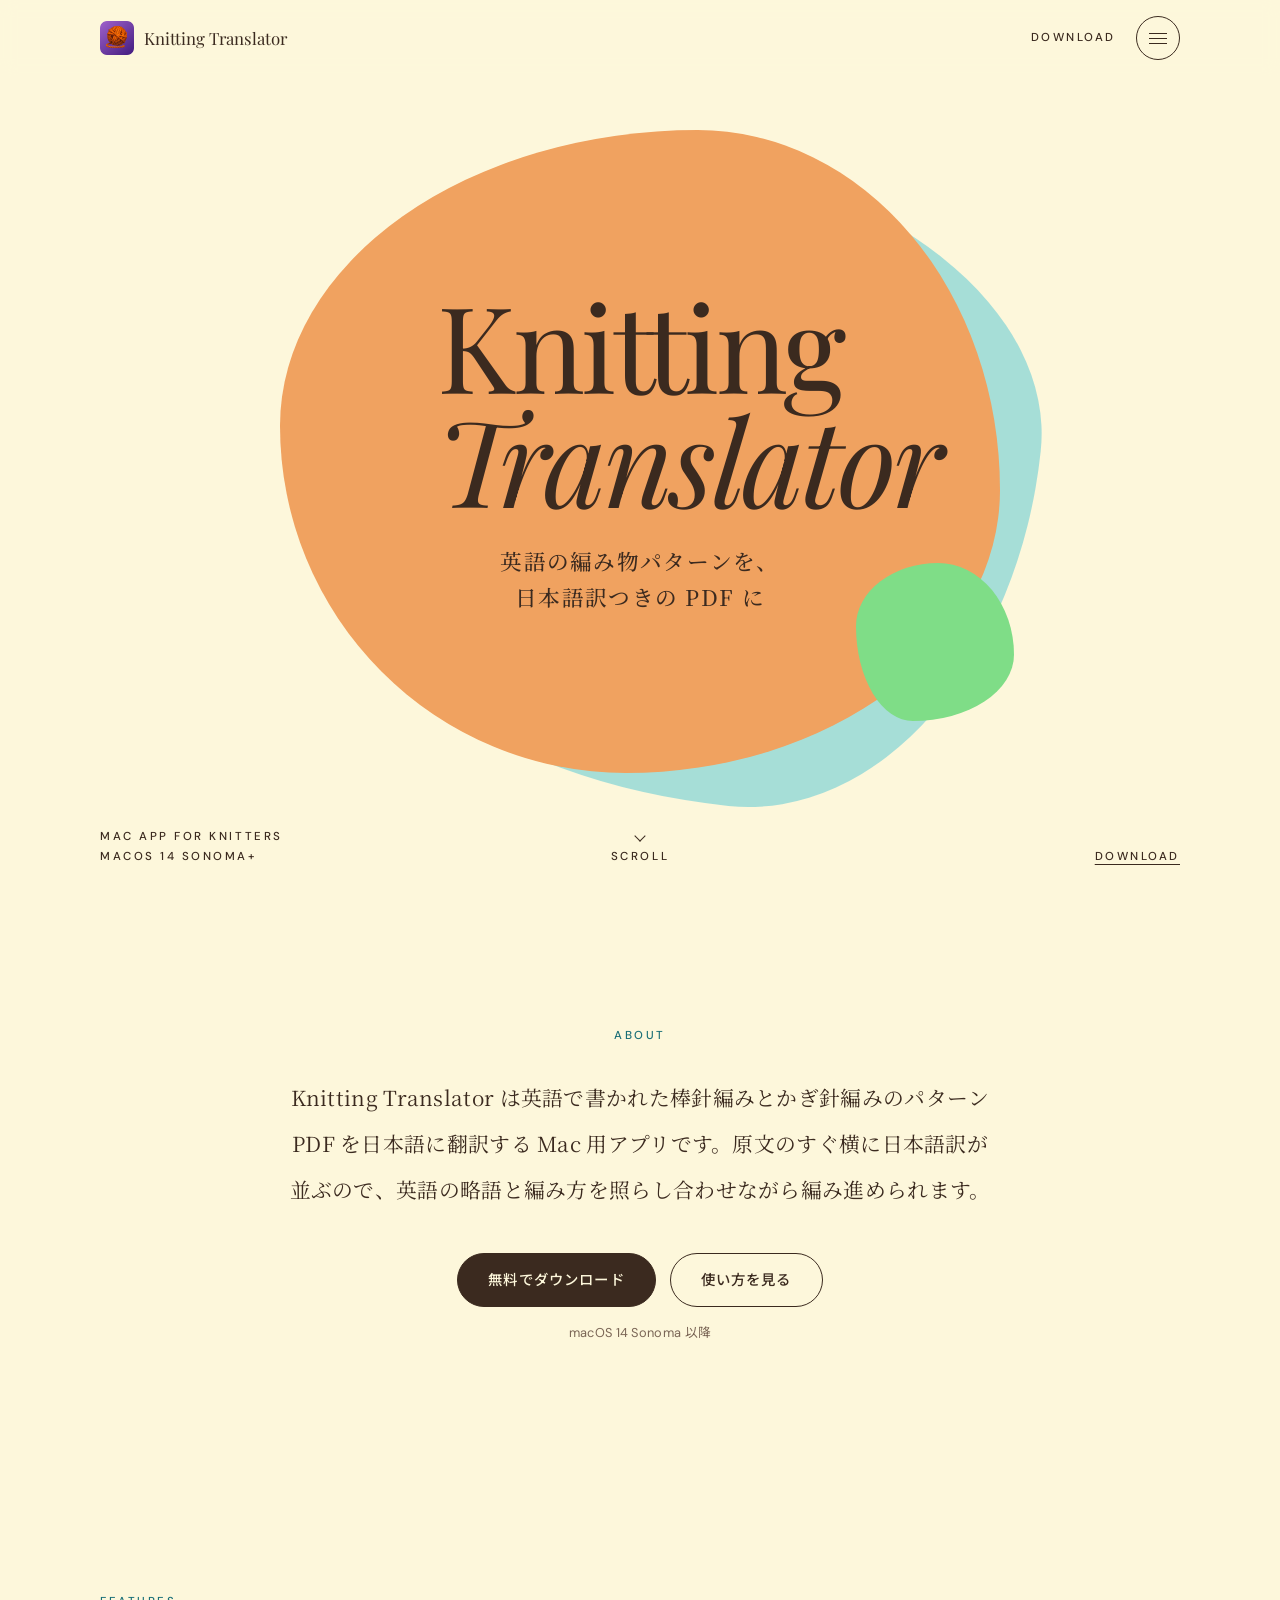
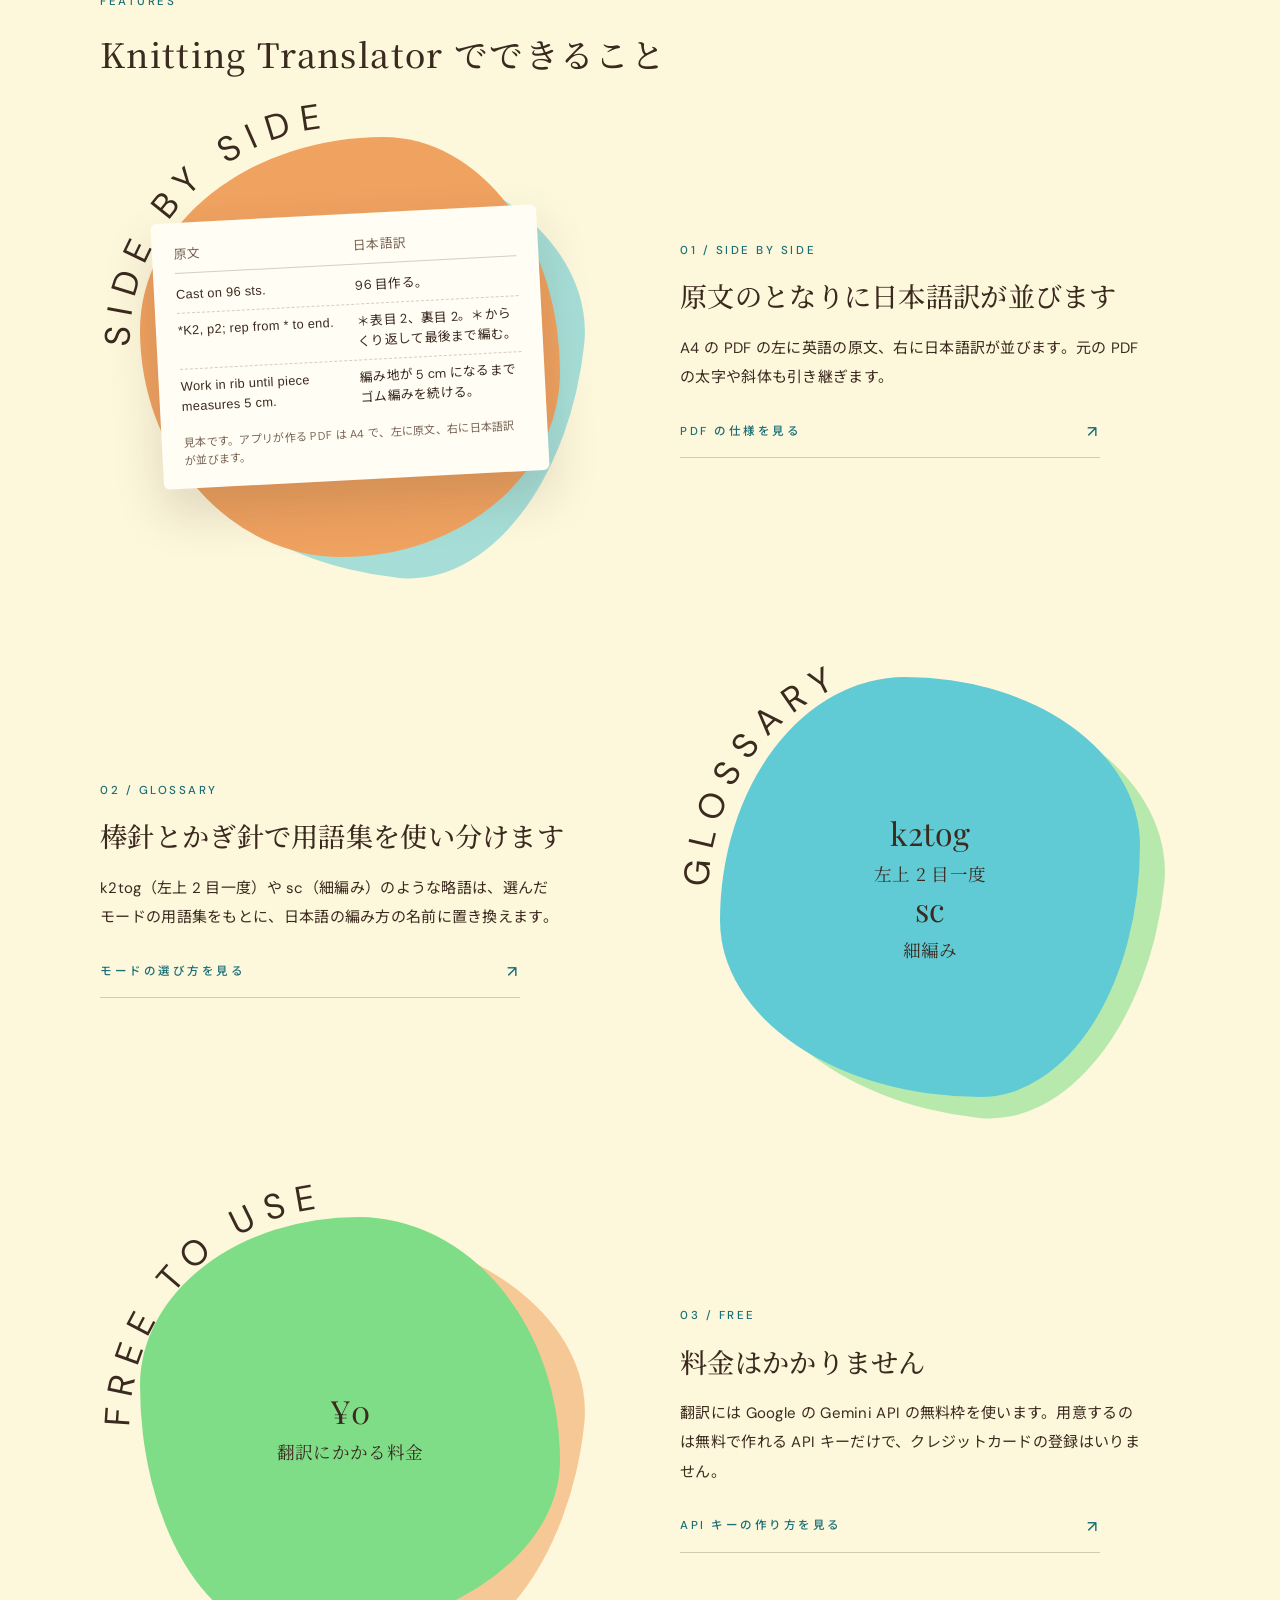
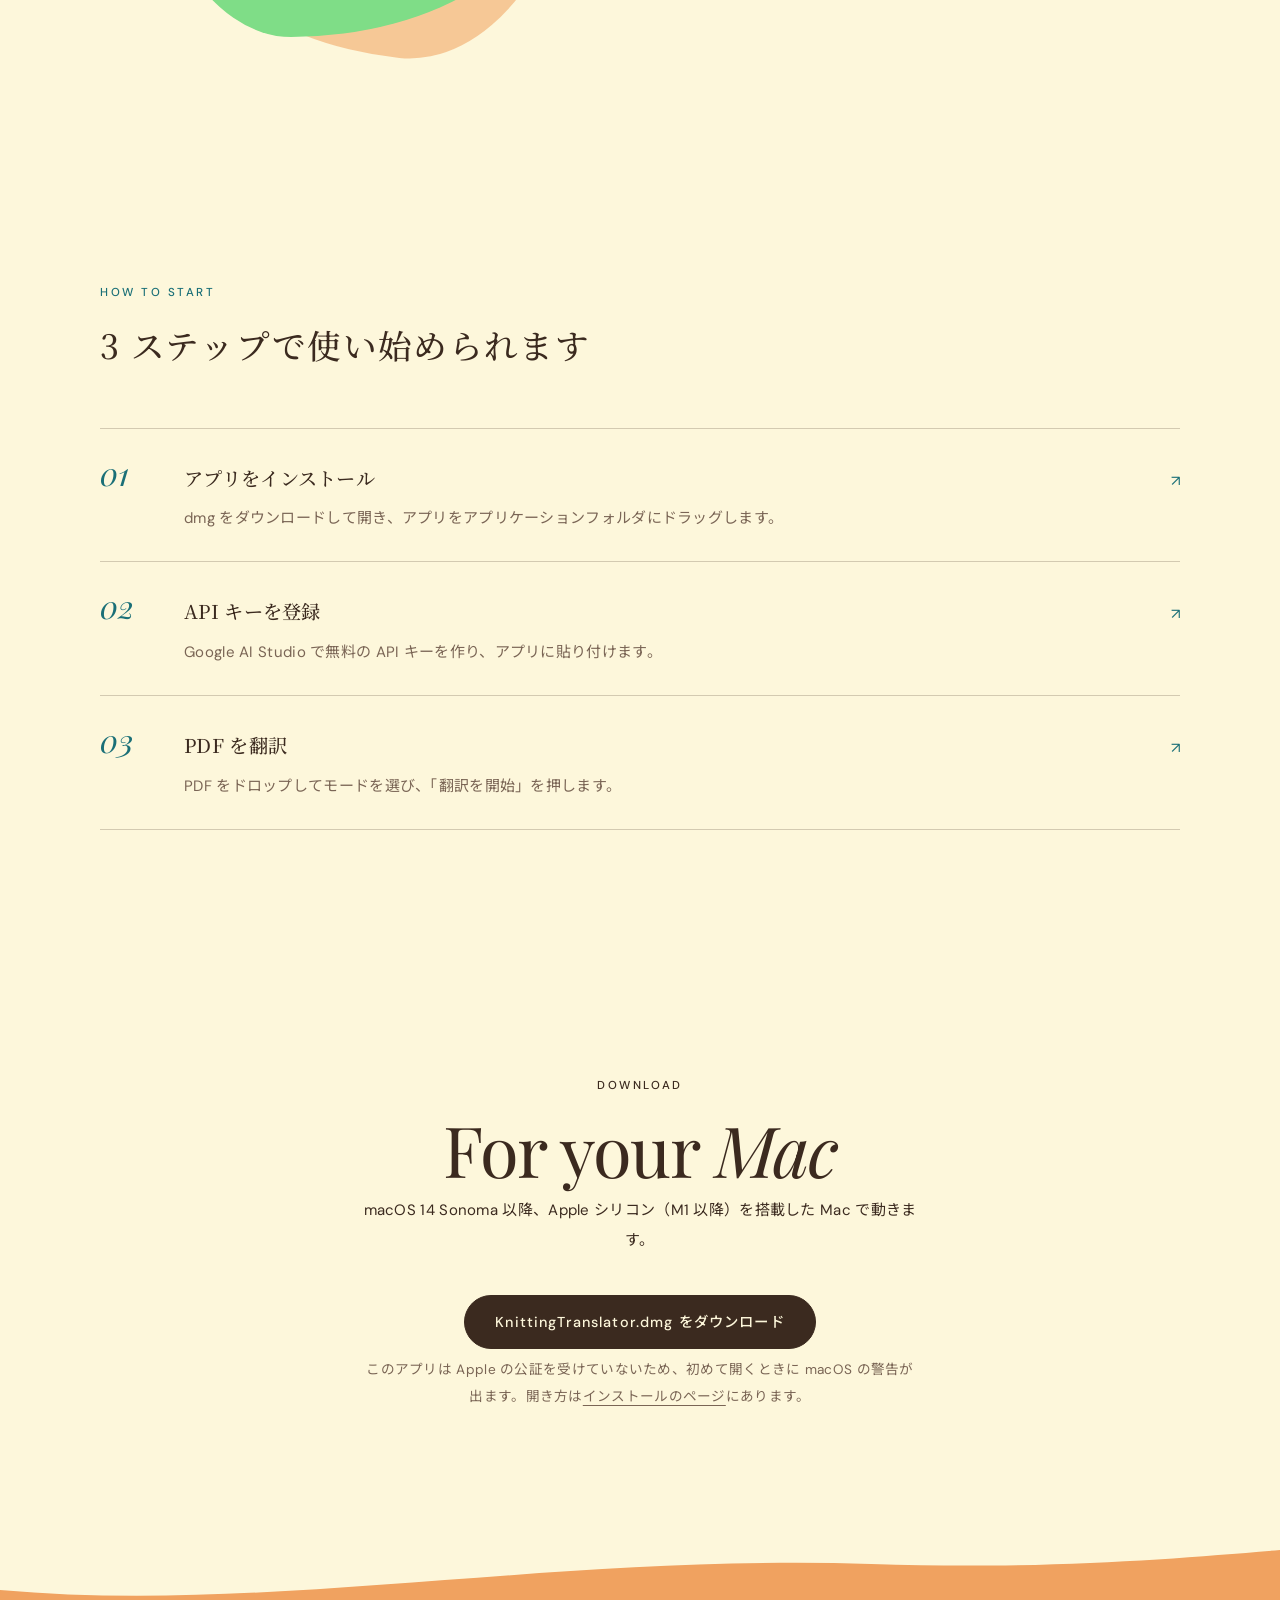
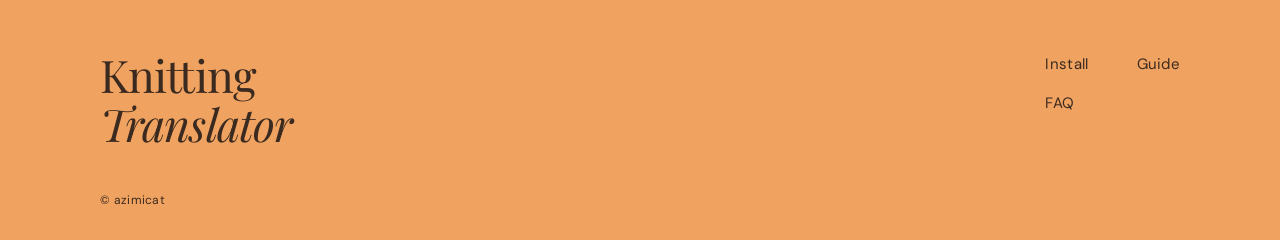
<file: index.html>
<!doctype html>
<html lang="ja">
<head>
  <meta charset="utf-8">
  <meta name="viewport" content="width=device-width, initial-scale=1">
  <title>Knitting Translator</title>
  <meta name="description" content="英語の棒針編みとかぎ針編みのパターン PDF を日本語に翻訳し、原文と日本語訳を並べた PDF を作る Mac 用アプリです。">
  <meta property="og:title" content="Knitting Translator">
  <meta property="og:description" content="英語の編み物パターン PDF を、原文と日本語訳を並べた PDF にする Mac 用アプリ">
  <meta property="og:type" content="website">
  <meta property="og:image" content="assets/img/icon.png">
  <link rel="icon" href="assets/img/icon.png">
  <link rel="preconnect" href="https://fonts.googleapis.com">
  <link rel="preconnect" href="https://fonts.gstatic.com" crossorigin>
  <link rel="stylesheet" href="https://fonts.googleapis.com/css2?family=DM+Sans:wght@400;500&family=Noto+Sans+JP:wght@400;500&family=Noto+Serif+JP:wght@500&family=Playfair+Display:ital@0;1&display=swap">
  <link rel="stylesheet" href="assets/css/style.css">
  <script>document.documentElement.classList.add("js");</script>
</head>
<body>
  <header class="site-header">
    <div class="container">
      <a class="brand" href="./">
        <img src="assets/img/icon.png" alt="" width="34" height="34">
        <span>Knitting Translator</span>
      </a>
      <div class="header-actions">
        <a class="label" href="https://github.com/azimicat/web_site_translate_knitting_pattern_pdf/releases/latest/download/KnittingTranslator.dmg" data-download>Download</a>
        <button class="menu-button" type="button" aria-expanded="false" aria-controls="menu" aria-label="メニューを開く"><span></span></button>
      </div>
    </div>
  </header>

  <nav class="menu" id="menu" aria-label="サイト内">
    <ul>
      <li><a href="./"><strong>Home</strong><small>トップ</small></a></li>
      <li><a href="install/"><strong>Install</strong><small>インストール</small></a></li>
      <li><a href="guide/"><strong>Guide</strong><small>使い方</small></a></li>
      <li><a href="faq/"><strong>FAQ</strong><small>よくある質問</small></a></li>
    </ul>
  </nav>

  <main>
    <section class="hero" aria-labelledby="hero-title">
      <div class="container">
        <div class="hero-visual">
          <div class="hero-blob blob blob-stack" aria-hidden="true"></div>
          <h1 class="hero-title" id="hero-title">Knitting<em>Translator</em><small>英語の編み物パターンを、<br>日本語訳つきの PDF に</small></h1>
        </div>
        <div class="hero-meta label">
          <p>Mac app for knitters<br>macOS 14 Sonoma+</p>
          <a class="scroll" href="#about">Scroll</a>
          <p class="right"><a href="https://github.com/azimicat/web_site_translate_knitting_pattern_pdf/releases/latest/download/KnittingTranslator.dmg" data-download>Download</a></p>
        </div>
      </div>
    </section>

    <section class="section" id="about" aria-label="アプリの紹介">
      <div class="container intro reveal">
        <span class="label">About</span>
        <p class="lead">Knitting Translator は英語で書かれた棒針編みとかぎ針編みのパターン PDF を日本語に翻訳する Mac 用アプリです。原文のすぐ横に日本語訳が並ぶので、英語の略語と編み方を照らし合わせながら編み進められます。</p>
        <div class="actions">
          <a class="button button--primary" href="https://github.com/azimicat/web_site_translate_knitting_pattern_pdf/releases/latest/download/KnittingTranslator.dmg" data-download>無料でダウンロード</a>
          <a class="button button--ghost" href="guide/">使い方を見る</a>
        </div>
        <p class="release-meta">macOS 14 Sonoma 以降 <span data-release-meta></span></p>
      </div>
    </section>

    <section class="section" aria-labelledby="features-title">
      <div class="container">
        <div class="section-head reveal">
          <span class="label">Features</span>
          <h2 id="features-title">Knitting Translator でできること</h2>
        </div>

        <article class="feature reveal">
          <div class="feature-visual">
            <div class="feature-blob feature-blob--orange feature-blob--sample blob blob-stack">
              <figure class="sample" aria-label="出力される PDF の見本">
                <div class="sample__head">
                  <span>原文</span>
                  <span>日本語訳</span>
                </div>
                <div class="sample__row">
                  <span class="sample__en">Cast on 96 sts.</span>
                  <span>96 目作る。</span>
                </div>
                <div class="sample__row">
                  <span class="sample__en">*K2, p2; rep from * to end.</span>
                  <span>＊表目 2、裏目 2。＊からくり返して最後まで編む。</span>
                </div>
                <div class="sample__row">
                  <span class="sample__en">Work in rib until piece measures 5 cm.</span>
                  <span>編み地が 5 cm になるまでゴム編みを続ける。</span>
                </div>
                <figcaption class="sample__caption">見本です。アプリが作る PDF は A4 で、左に原文、右に日本語訳が並びます。</figcaption>
              </figure>
            </div>
            <svg class="curve-label" viewBox="0 0 200 200" aria-hidden="true">
              <path id="curve-side" d="M 6 100 A 94 94 0 0 1 100 6" fill="none"/>
              <text><textPath href="#curve-side">Side by side</textPath></text>
            </svg>
          </div>
          <div class="feature-text">
            <span class="label">01 / Side by side</span>
            <h3>原文のとなりに日本語訳が並びます</h3>
            <p>A4 の PDF の左に英語の原文、右に日本語訳が並びます。元の PDF の太字や斜体も引き継ぎます。</p>
            <a class="arrow-link label" href="guide/#save">PDF の仕様を見る</a>
          </div>
        </article>

        <article class="feature feature--reverse reveal">
          <div class="feature-visual">
            <div class="feature-blob feature-blob--cyan blob-stack">
              <p class="glyph">k2tog<small>左上 2 目一度</small>sc<small>細編み</small></p>
            </div>
            <svg class="curve-label" viewBox="0 0 200 200" aria-hidden="true">
              <path id="curve-glossary" d="M 6 100 A 94 94 0 0 1 100 6" fill="none"/>
              <text><textPath href="#curve-glossary">Glossary</textPath></text>
            </svg>
          </div>
          <div class="feature-text">
            <span class="label">02 / Glossary</span>
            <h3>棒針とかぎ針で用語集を使い分けます</h3>
            <p>k2tog（左上 2 目一度）や sc（細編み）のような略語は、選んだモードの用語集をもとに、日本語の編み方の名前に置き換えます。</p>
            <a class="arrow-link label" href="guide/#translate">モードの選び方を見る</a>
          </div>
        </article>

        <article class="feature reveal">
          <div class="feature-visual">
            <div class="feature-blob feature-blob--green blob-stack">
              <p class="glyph">&yen;0<small>翻訳にかかる料金</small></p>
            </div>
            <svg class="curve-label" viewBox="0 0 200 200" aria-hidden="true">
              <path id="curve-free" d="M 6 100 A 94 94 0 0 1 100 6" fill="none"/>
              <text><textPath href="#curve-free">Free to use</textPath></text>
            </svg>
          </div>
          <div class="feature-text">
            <span class="label">03 / Free</span>
            <h3>料金はかかりません</h3>
            <p>翻訳には Google の Gemini API の無料枠を使います。用意するのは無料で作れる API キーだけで、クレジットカードの登録はいりません。</p>
            <a class="arrow-link label" href="guide/#api-key">API キーの作り方を見る</a>
          </div>
        </article>
      </div>
    </section>

    <section class="section" aria-labelledby="steps-title">
      <div class="container">
        <div class="section-head reveal">
          <span class="label">How to start</span>
          <h2 id="steps-title">3 ステップで使い始められます</h2>
        </div>
        <ol class="rows reveal">
          <li>
            <a href="install/">
              <span class="num">01</span>
              <h3>アプリをインストール</h3>
              <p>dmg をダウンロードして開き、アプリをアプリケーションフォルダにドラッグします。</p>
            </a>
          </li>
          <li>
            <a href="guide/#api-key">
              <span class="num">02</span>
              <h3>API キーを登録</h3>
              <p>Google AI Studio で無料の API キーを作り、アプリに貼り付けます。</p>
            </a>
          </li>
          <li>
            <a href="guide/#translate">
              <span class="num">03</span>
              <h3>PDF を翻訳</h3>
              <p>PDF をドロップしてモードを選び、「翻訳を開始」を押します。</p>
            </a>
          </li>
        </ol>
      </div>
    </section>

    <section class="section download" aria-labelledby="download-title">
      <div class="container reveal">
        <span class="label">Download</span>
        <h2 class="download-title" id="download-title">For your <em>Mac</em></h2>
        <p>macOS 14 Sonoma 以降、Apple シリコン（M1 以降）を搭載した Mac で動きます。</p>
        <div class="actions">
          <a class="button button--primary" href="https://github.com/azimicat/web_site_translate_knitting_pattern_pdf/releases/latest/download/KnittingTranslator.dmg" data-download>KnittingTranslator.dmg をダウンロード</a>
        </div>
        <p class="note">このアプリは Apple の公証を受けていないため、初めて開くときに macOS の警告が出ます。開き方は<a href="install/#first-launch">インストールのページ</a>にあります。</p>
      </div>
    </section>
  </main>

  <footer class="site-footer">
    <svg class="footer-wave" viewBox="0 0 1440 60" preserveAspectRatio="none" aria-hidden="true">
      <path d="M0 60 L0 40 C 300 64 620 4 980 14 C 1180 20 1330 8 1440 0 L1440 60 Z"/>
    </svg>
    <div class="container">
      <div class="footer-top">
        <p class="footer-mark">Knitting<br><em>Translator</em></p>
        <ul class="footer-links">
          <li><a href="install/">Install</a></li>
          <li><a href="guide/">Guide</a></li>
          <li><a href="faq/">FAQ</a></li>
        </ul>
      </div>
      <p class="copyright">&copy; azimicat</p>
    </div>
  </footer>

  <script src="assets/js/site.js" defer></script>
  <script src="assets/js/release.js" defer></script>
</body>
</html>
</file>
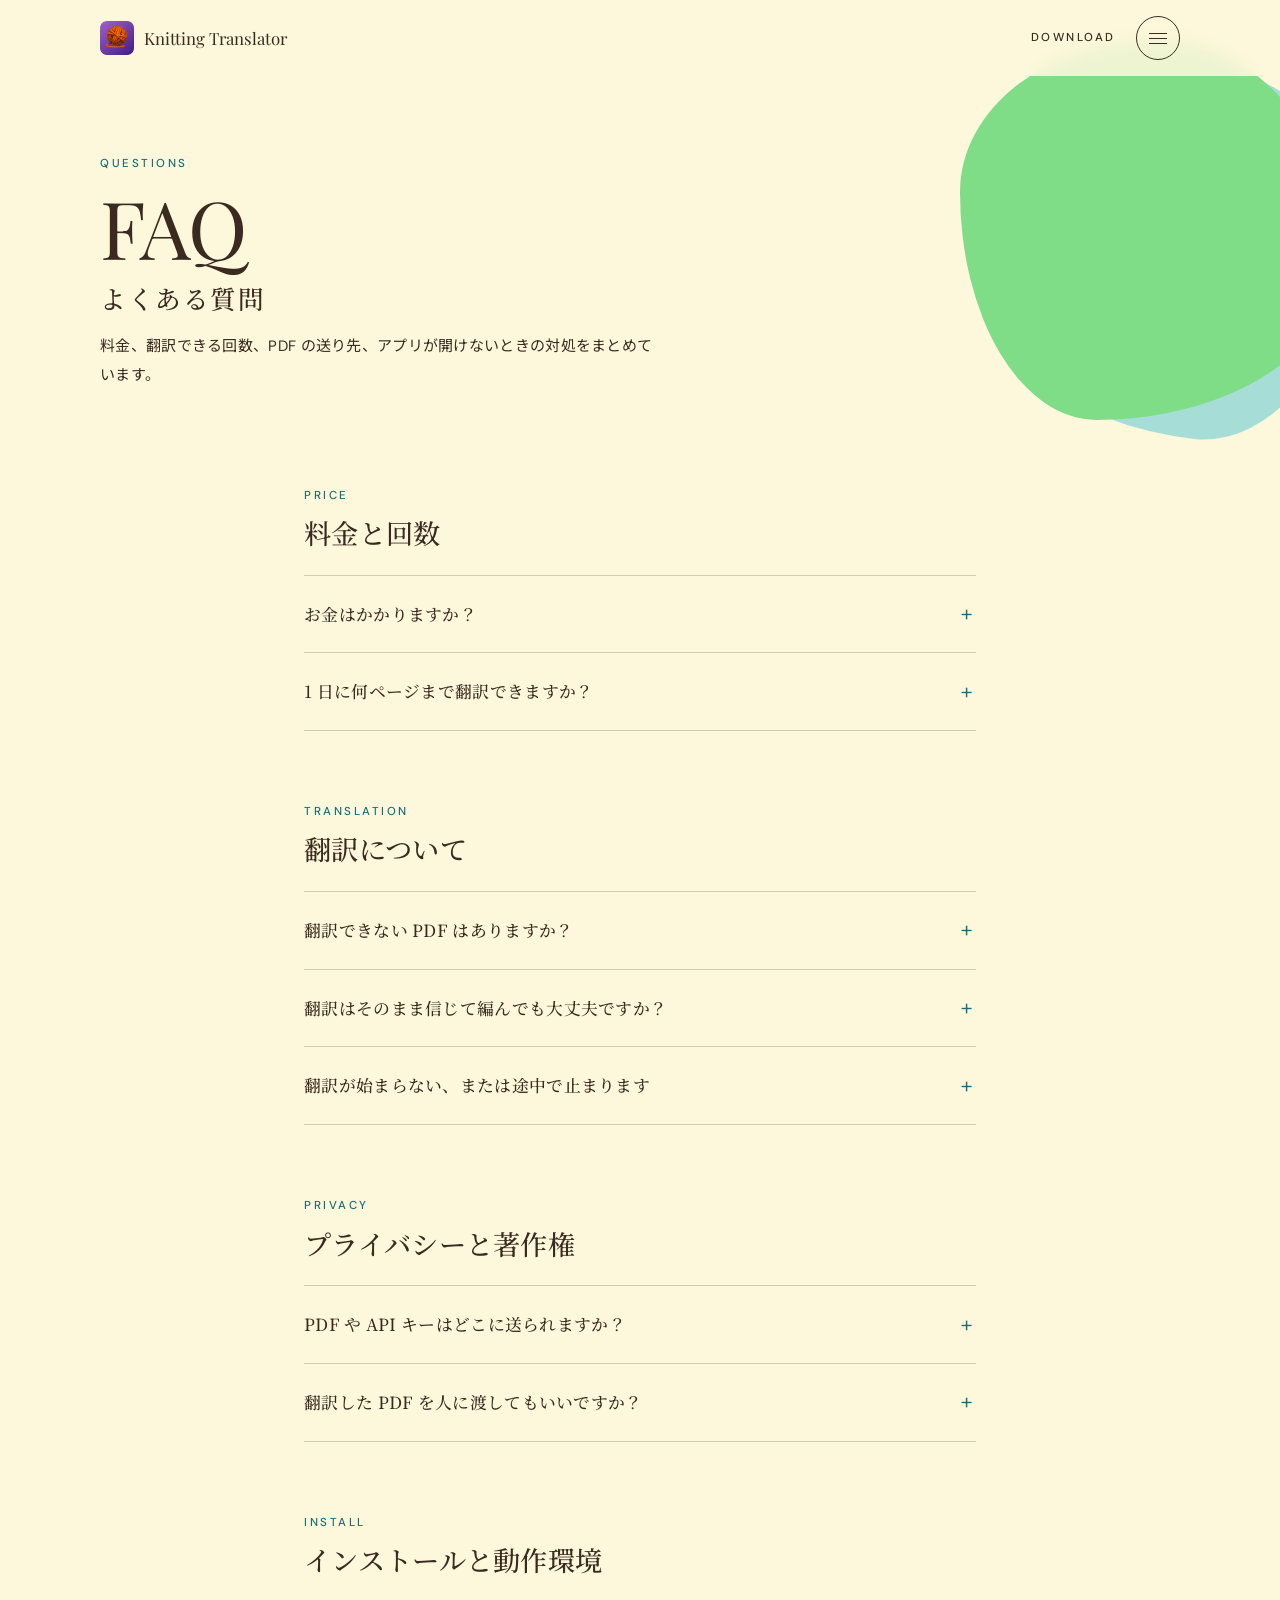
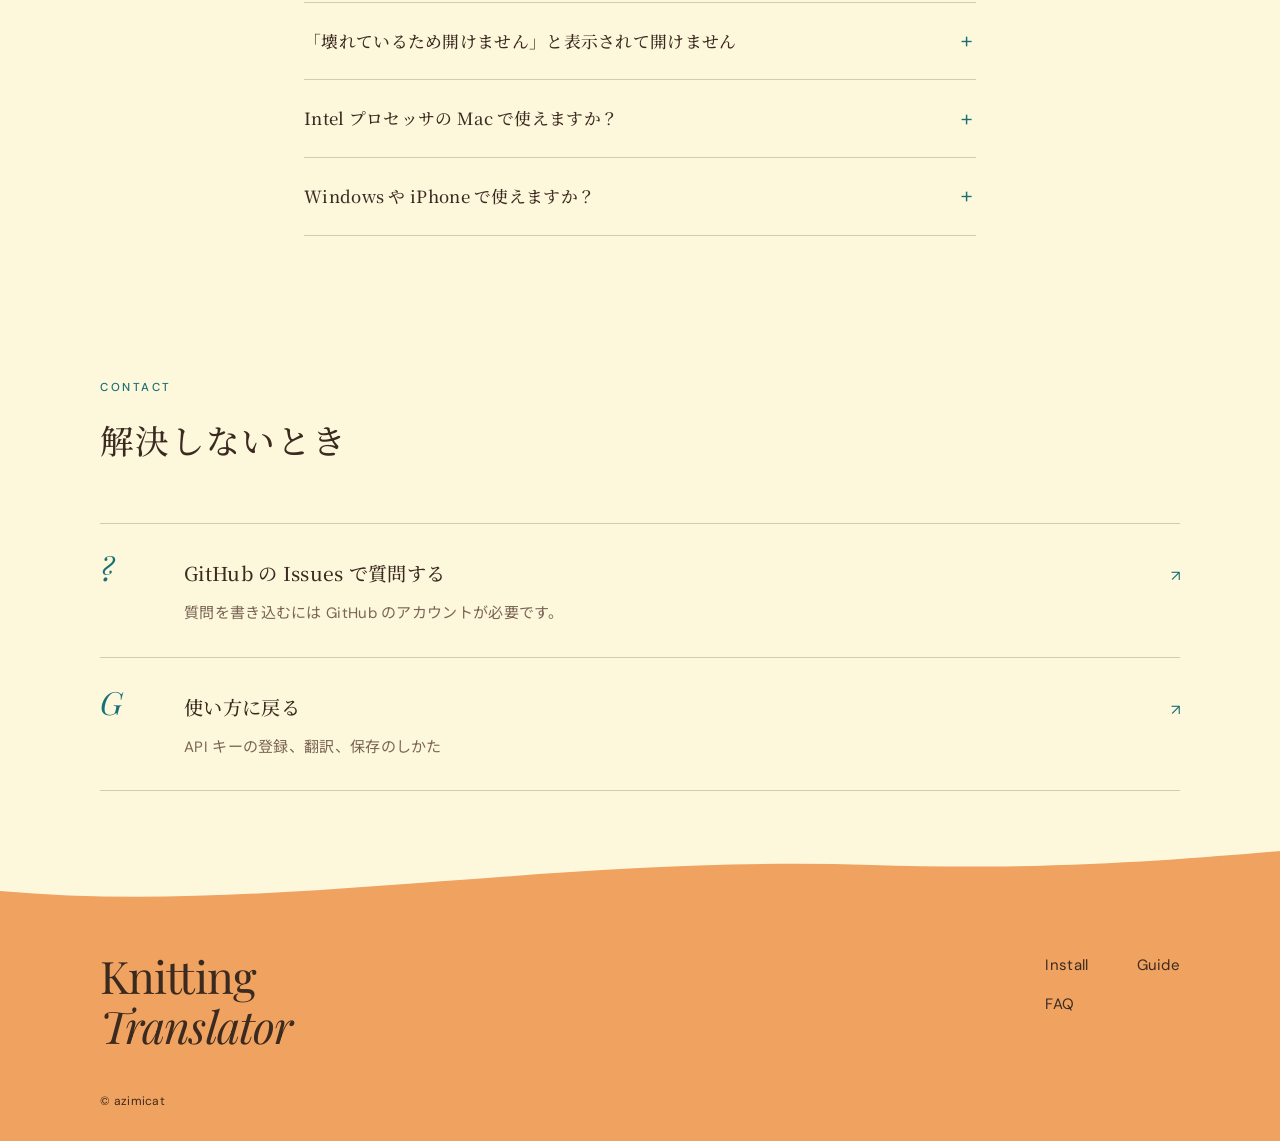
<file: faq/index.html>
<!doctype html>
<html lang="ja">
<head>
  <meta charset="utf-8">
  <meta name="viewport" content="width=device-width, initial-scale=1">
  <title>よくある質問 | Knitting Translator</title>
  <meta name="description" content="Knitting Translator の料金、翻訳回数の上限、プライバシー、開けないときの対処についての質問と答えです。">
  <link rel="icon" href="../assets/img/icon.png">
  <link rel="preconnect" href="https://fonts.googleapis.com">
  <link rel="preconnect" href="https://fonts.gstatic.com" crossorigin>
  <link rel="stylesheet" href="https://fonts.googleapis.com/css2?family=DM+Sans:wght@400;500&family=Noto+Sans+JP:wght@400;500&family=Noto+Serif+JP:wght@500&family=Playfair+Display:ital@0;1&display=swap">
  <link rel="stylesheet" href="../assets/css/style.css">
  <script>document.documentElement.classList.add("js");</script>
</head>
<body>
  <header class="site-header">
    <div class="container">
      <a class="brand" href="../">
        <img src="../assets/img/icon.png" alt="" width="34" height="34">
        <span>Knitting Translator</span>
      </a>
      <div class="header-actions">
        <a class="label" href="https://github.com/azimicat/web_site_translate_knitting_pattern_pdf/releases/latest/download/KnittingTranslator.dmg" data-download>Download</a>
        <button class="menu-button" type="button" aria-expanded="false" aria-controls="menu" aria-label="メニューを開く"><span></span></button>
      </div>
    </div>
  </header>

  <nav class="menu" id="menu" aria-label="サイト内">
    <ul>
      <li><a href="../"><strong>Home</strong><small>トップ</small></a></li>
      <li><a href="../install/"><strong>Install</strong><small>インストール</small></a></li>
      <li><a href="../guide/"><strong>Guide</strong><small>使い方</small></a></li>
      <li><a href="../faq/" aria-current="page"><strong>FAQ</strong><small>よくある質問</small></a></li>
    </ul>
  </nav>

  <main>
    <section class="page-head">
      <div class="page-head-blob page-head-blob--green blob blob-stack" aria-hidden="true"></div>
      <div class="container reveal">
        <span class="label">Questions</span>
        <h1>FAQ<small>よくある質問</small></h1>
        <p>料金、翻訳できる回数、PDF の送り先、アプリが開けないときの対処をまとめています。</p>
      </div>
    </section>

    <section class="page-body">
      <div class="container prose faq">
        <div class="faq-group">
          <h2><span class="label">Price</span>料金と回数</h2>

          <details id="price">
            <summary>お金はかかりますか？</summary>
            <div class="answer">
              <p>かかりません。アプリは無料で、翻訳には Google の Gemini API の無料枠を使います。Google AI Studio で支払い方法を登録していなければ、無料枠を使い切っても請求は発生せず、その日の翻訳ができなくなるだけです。</p>
            </div>
          </details>

          <details id="quota">
            <summary>1 日に何ページまで翻訳できますか？</summary>
            <div class="answer">
              <p>1 ページの翻訳で、Gemini API を 1 回使います。アプリは 1 日 500 回を上限の目安として数え、その日の回数が 450 回を超えそうになると、翻訳を始める前に確認の画面を出します。回数は Mac の時計で毎日 0 時に 0 に戻ります。</p>
              <p>Google 側の実際の上限は Google の都合で変わることがあります。いまの上限は Google AI Studio で確かめられます。</p>
            </div>
          </details>
        </div>

        <div class="faq-group">
          <h2><span class="label">Translation</span>翻訳について</h2>

          <details id="scanned">
            <summary>翻訳できない PDF はありますか？</summary>
            <div class="answer">
              <p>紙をスキャンしただけの PDF のように、文字が画像になっていて選択できない PDF は翻訳できません。PDF を開いて、文字をドラッグで選択できるかどうかで見分けられます。</p>
            </div>
          </details>

          <details id="accuracy">
            <summary>翻訳はそのまま信じて編んでも大丈夫ですか？</summary>
            <div class="answer">
              <p>機械による翻訳なので、目数や段数、記号を取り違えることがあります。原文と訳が左右に並んでいるので、数字や略語は原文と照らし合わせてから編んでください。</p>
            </div>
          </details>

          <details id="slow">
            <summary>翻訳が始まらない、または途中で止まります</summary>
            <div class="answer">
              <ul>
                <li>インターネットに接続しているか確かめてください。</li>
                <li>API キーを貼り付けるときに、前後に余分な文字が入っていないか確かめてください。鍵のボタンから入れ直せます。</li>
                <li>その日の無料枠を使い切っている場合は、翌日まで翻訳できません。</li>
              </ul>
            </div>
          </details>
        </div>

        <div class="faq-group">
          <h2><span class="label">Privacy</span>プライバシーと著作権</h2>

          <details id="privacy">
            <summary>PDF や API キーはどこに送られますか？</summary>
            <div class="answer">
              <ul>
                <li>API キーは使っている Mac の中にだけ保存されます。</li>
                <li>PDF は 1 ページずつ、翻訳のために Google の Gemini API に送られます。アプリの作者に送られるものはありません。</li>
                <li>Google の規約では、無料枠で送った内容を Google がサービスの改善に使う場合があるとされています。人に見せたくない内容を含む PDF は翻訳しないでください。</li>
              </ul>
            </div>
          </details>

          <details id="copyright">
            <summary>翻訳した PDF を人に渡してもいいですか？</summary>
            <div class="answer">
              <p>販売されている編み物パターンには、作者が個人で使うことを条件にしているものがよくあります。翻訳した PDF を人に渡したり公開したりする前に、パターンの利用条件を確かめてください。</p>
            </div>
          </details>
        </div>

        <div class="faq-group">
          <h2><span class="label">Install</span>インストールと動作環境</h2>

          <details id="damaged">
            <summary>「壊れているため開けません」と表示されて開けません</summary>
            <div class="answer">
              <p>macOS がインターネットから入手したアプリに付ける印が原因で、この表示が出ることがあります。このサイトからダウンロードしたアプリであれば、ターミナルで次のコマンドを実行すると印が外れ、開けるようになります。</p>
              <p><code>xattr -dr com.apple.quarantine /Applications/KnittingTranslator.app</code></p>
              <p>アプリケーションフォルダ以外に置いている場合は、<code>/Applications/KnittingTranslator.app</code> の部分を置いた場所に書き換えてください。</p>
            </div>
          </details>

          <details id="intel">
            <summary>Intel プロセッサの Mac で使えますか？</summary>
            <div class="answer">
              <p>いま配布しているアプリは、Apple シリコン（M1 以降）を搭載した Mac 向けです。Intel プロセッサの Mac では動きません。</p>
            </div>
          </details>

          <details id="windows">
            <summary>Windows や iPhone で使えますか？</summary>
            <div class="answer">
              <p>使えません。Knitting Translator は Mac 専用のアプリです。</p>
            </div>
          </details>
        </div>
      </div>
    </section>

    <section class="next">
      <div class="container">
        <div class="section-head">
          <span class="label">Contact</span>
          <h2>解決しないとき</h2>
        </div>
        <ul class="rows">
          <li>
            <a href="https://github.com/azimicat/web_site_translate_knitting_pattern_pdf/issues">
              <span class="num">?</span>
              <h3>GitHub の Issues で質問する</h3>
              <p>質問を書き込むには GitHub のアカウントが必要です。</p>
            </a>
          </li>
          <li>
            <a href="../guide/">
              <span class="num">G</span>
              <h3>使い方に戻る</h3>
              <p>API キーの登録、翻訳、保存のしかた</p>
            </a>
          </li>
        </ul>
      </div>
    </section>
  </main>

  <footer class="site-footer">
    <svg class="footer-wave" viewBox="0 0 1440 60" preserveAspectRatio="none" aria-hidden="true">
      <path d="M0 60 L0 40 C 300 64 620 4 980 14 C 1180 20 1330 8 1440 0 L1440 60 Z"/>
    </svg>
    <div class="container">
      <div class="footer-top">
        <p class="footer-mark">Knitting<br><em>Translator</em></p>
        <ul class="footer-links">
          <li><a href="../install/">Install</a></li>
          <li><a href="../guide/">Guide</a></li>
          <li><a href="../faq/">FAQ</a></li>
        </ul>
      </div>
      <p class="copyright">&copy; azimicat</p>
    </div>
  </footer>

  <script src="../assets/js/site.js" defer></script>
</body>
</html>
</file>
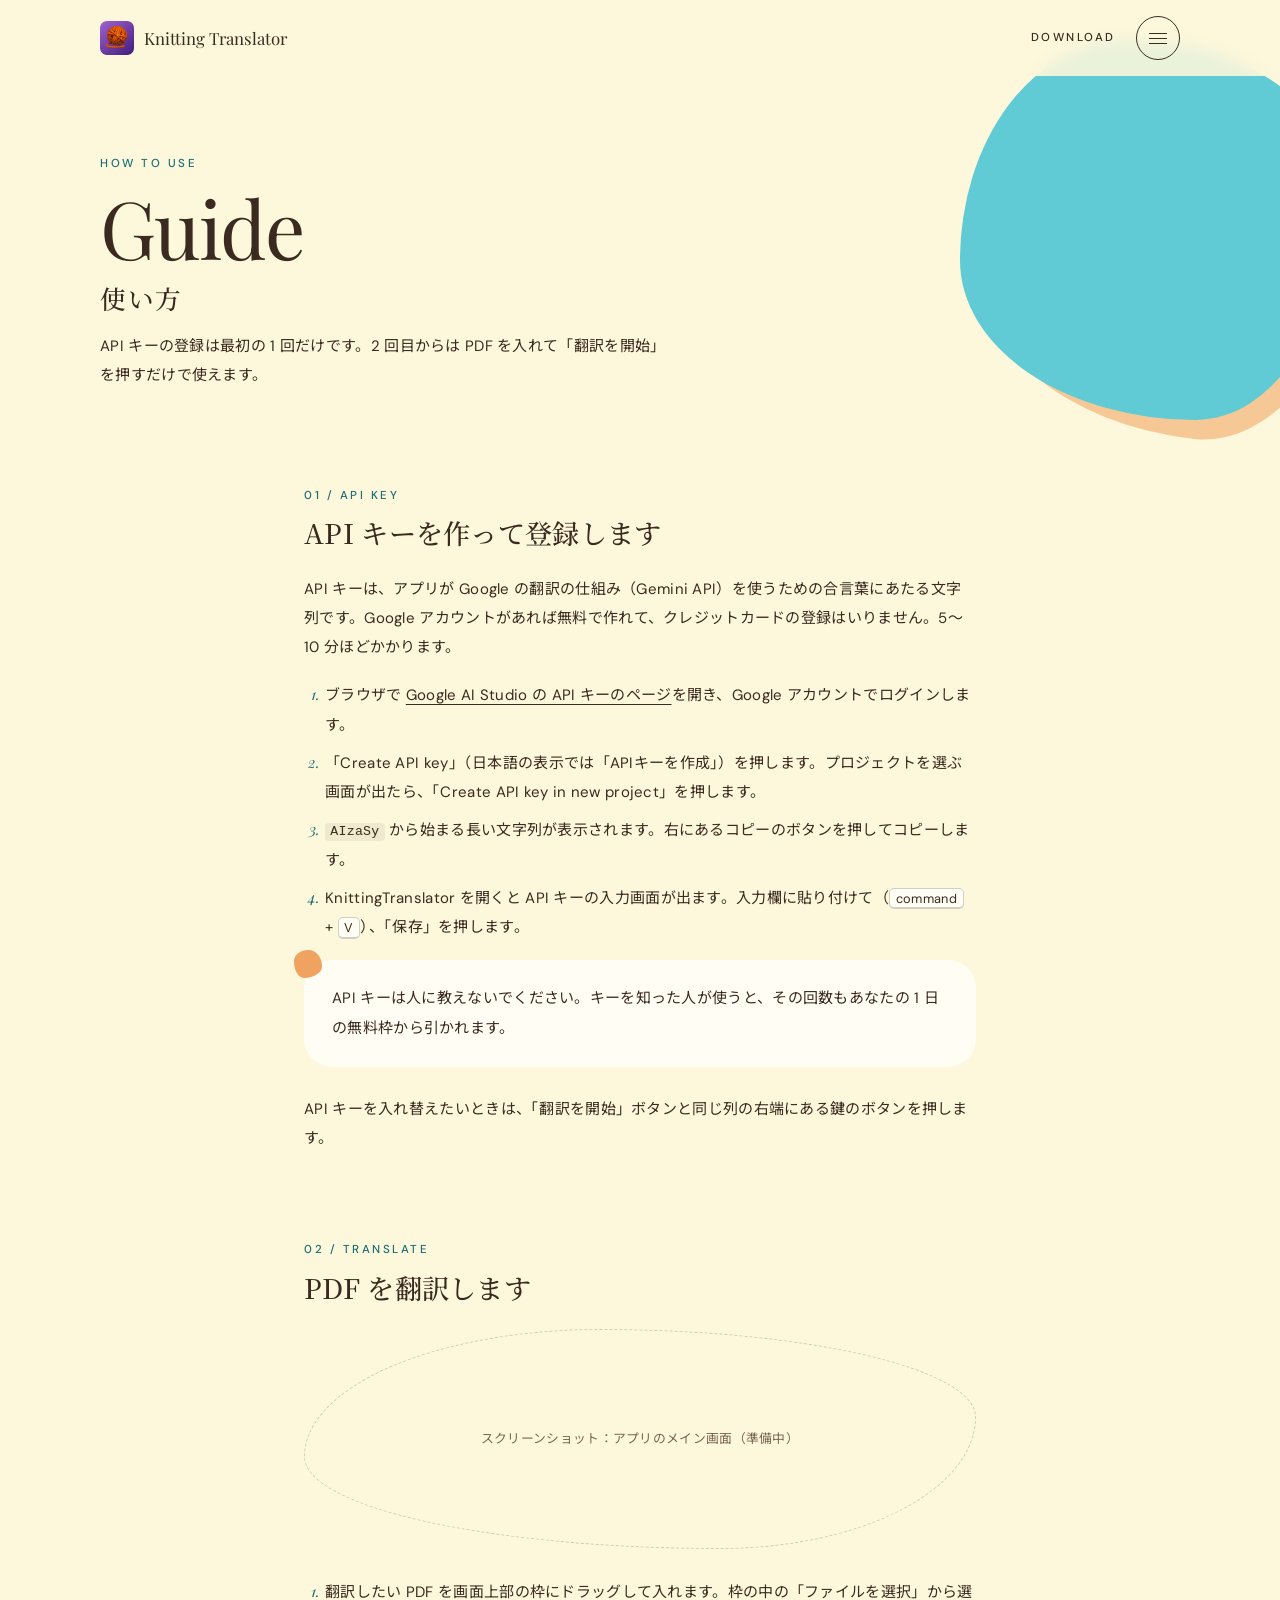
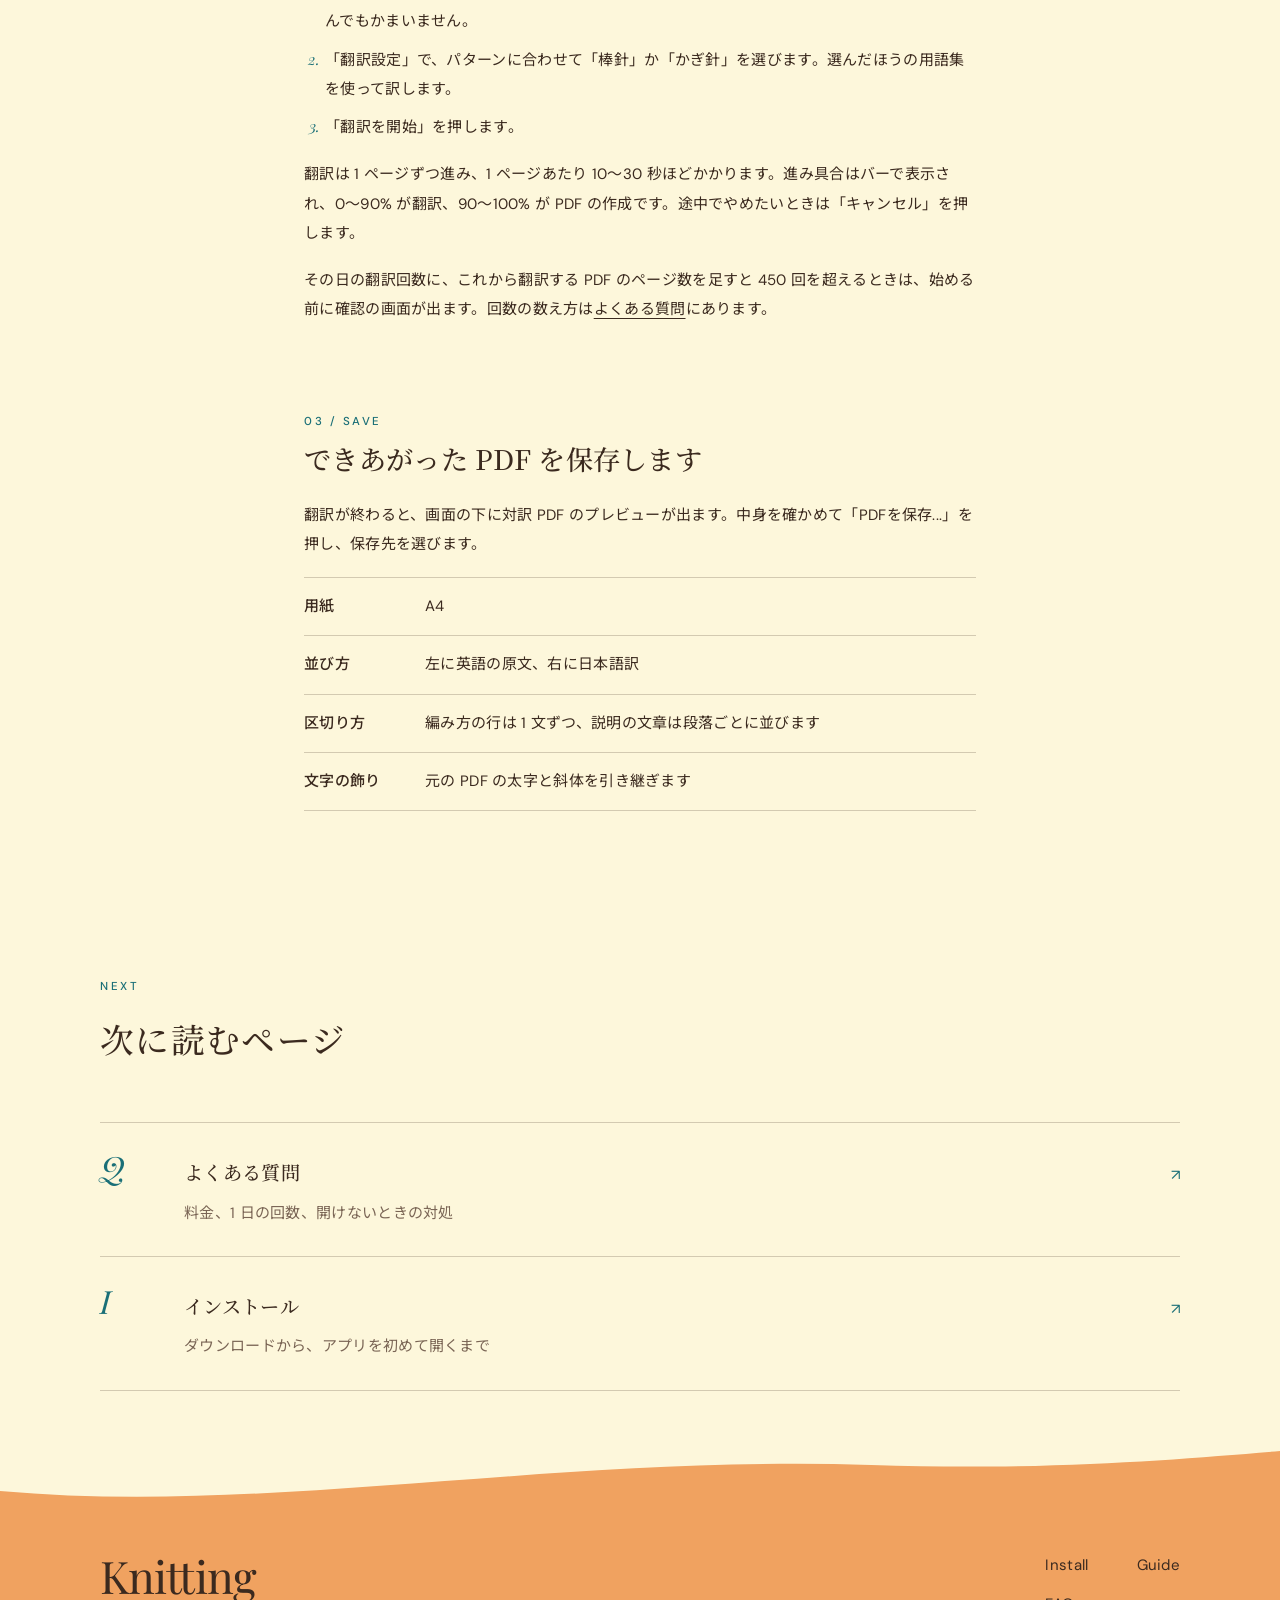
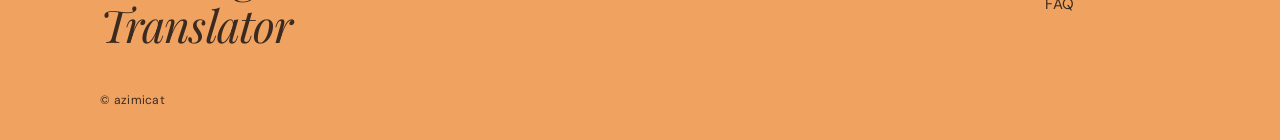
<file: guide/index.html>
<!doctype html>
<html lang="ja">
<head>
  <meta charset="utf-8">
  <meta name="viewport" content="width=device-width, initial-scale=1">
  <title>使い方 | Knitting Translator</title>
  <meta name="description" content="Knitting Translator の API キーの登録から、PDF の翻訳と保存までの使い方です。">
  <link rel="icon" href="../assets/img/icon.png">
  <link rel="preconnect" href="https://fonts.googleapis.com">
  <link rel="preconnect" href="https://fonts.gstatic.com" crossorigin>
  <link rel="stylesheet" href="https://fonts.googleapis.com/css2?family=DM+Sans:wght@400;500&family=Noto+Sans+JP:wght@400;500&family=Noto+Serif+JP:wght@500&family=Playfair+Display:ital@0;1&display=swap">
  <link rel="stylesheet" href="../assets/css/style.css">
  <script>document.documentElement.classList.add("js");</script>
</head>
<body>
  <header class="site-header">
    <div class="container">
      <a class="brand" href="../">
        <img src="../assets/img/icon.png" alt="" width="34" height="34">
        <span>Knitting Translator</span>
      </a>
      <div class="header-actions">
        <a class="label" href="https://github.com/azimicat/web_site_translate_knitting_pattern_pdf/releases/latest/download/KnittingTranslator.dmg" data-download>Download</a>
        <button class="menu-button" type="button" aria-expanded="false" aria-controls="menu" aria-label="メニューを開く"><span></span></button>
      </div>
    </div>
  </header>

  <nav class="menu" id="menu" aria-label="サイト内">
    <ul>
      <li><a href="../"><strong>Home</strong><small>トップ</small></a></li>
      <li><a href="../install/"><strong>Install</strong><small>インストール</small></a></li>
      <li><a href="../guide/" aria-current="page"><strong>Guide</strong><small>使い方</small></a></li>
      <li><a href="../faq/"><strong>FAQ</strong><small>よくある質問</small></a></li>
    </ul>
  </nav>

  <main>
    <section class="page-head">
      <div class="page-head-blob page-head-blob--cyan blob blob-stack" aria-hidden="true"></div>
      <div class="container reveal">
        <span class="label">How to use</span>
        <h1>Guide<small>使い方</small></h1>
        <p>API キーの登録は最初の 1 回だけです。2 回目からは PDF を入れて「翻訳を開始」を押すだけで使えます。</p>
      </div>
    </section>

    <section class="page-body">
      <div class="container prose">
        <h2 id="api-key"><span class="label">01 / API key</span>API キーを作って登録します</h2>
        <p>API キーは、アプリが Google の翻訳の仕組み（Gemini API）を使うための合言葉にあたる文字列です。Google アカウントがあれば無料で作れて、クレジットカードの登録はいりません。5〜10 分ほどかかります。</p>
        <ol>
          <li>ブラウザで <a href="https://aistudio.google.com/app/apikey">Google AI Studio の API キーのページ</a>を開き、Google アカウントでログインします。</li>
          <li>「Create API key」（日本語の表示では「APIキーを作成」）を押します。プロジェクトを選ぶ画面が出たら、「Create API key in new project」を押します。</li>
          <li><code>AIzaSy</code> から始まる長い文字列が表示されます。右にあるコピーのボタンを押してコピーします。</li>
          <li>KnittingTranslator を開くと API キーの入力画面が出ます。入力欄に貼り付けて（<kbd>command</kbd> + <kbd>V</kbd>）、「保存」を押します。</li>
        </ol>
        <div class="callout">
          <p>API キーは人に教えないでください。キーを知った人が使うと、その回数もあなたの 1 日の無料枠から引かれます。</p>
        </div>
        <p>API キーを入れ替えたいときは、「翻訳を開始」ボタンと同じ列の右端にある鍵のボタンを押します。</p>

        <h2 id="translate"><span class="label">02 / Translate</span>PDF を翻訳します</h2>
        <div class="placeholder">スクリーンショット：アプリのメイン画面（準備中）</div>
        <ol>
          <li>翻訳したい PDF を画面上部の枠にドラッグして入れます。枠の中の「ファイルを選択」から選んでもかまいません。</li>
          <li>「翻訳設定」で、パターンに合わせて「棒針」か「かぎ針」を選びます。選んだほうの用語集を使って訳します。</li>
          <li>「翻訳を開始」を押します。</li>
        </ol>
        <p>翻訳は 1 ページずつ進み、1 ページあたり 10〜30 秒ほどかかります。進み具合はバーで表示され、0〜90% が翻訳、90〜100% が PDF の作成です。途中でやめたいときは「キャンセル」を押します。</p>
        <p>その日の翻訳回数に、これから翻訳する PDF のページ数を足すと 450 回を超えるときは、始める前に確認の画面が出ます。回数の数え方は<a href="../faq/#quota">よくある質問</a>にあります。</p>

        <h2 id="save"><span class="label">03 / Save</span>できあがった PDF を保存します</h2>
        <p>翻訳が終わると、画面の下に対訳 PDF のプレビューが出ます。中身を確かめて「PDFを保存...」を押し、保存先を選びます。</p>
        <dl class="spec">
          <div><dt>用紙</dt><dd>A4</dd></div>
          <div><dt>並び方</dt><dd>左に英語の原文、右に日本語訳</dd></div>
          <div><dt>区切り方</dt><dd>編み方の行は 1 文ずつ、説明の文章は段落ごとに並びます</dd></div>
          <div><dt>文字の飾り</dt><dd>元の PDF の太字と斜体を引き継ぎます</dd></div>
        </dl>
      </div>
    </section>

    <section class="next">
      <div class="container">
        <div class="section-head">
          <span class="label">Next</span>
          <h2>次に読むページ</h2>
        </div>
        <ul class="rows">
          <li>
            <a href="../faq/">
              <span class="num">Q</span>
              <h3>よくある質問</h3>
              <p>料金、1 日の回数、開けないときの対処</p>
            </a>
          </li>
          <li>
            <a href="../install/">
              <span class="num">I</span>
              <h3>インストール</h3>
              <p>ダウンロードから、アプリを初めて開くまで</p>
            </a>
          </li>
        </ul>
      </div>
    </section>
  </main>

  <footer class="site-footer">
    <svg class="footer-wave" viewBox="0 0 1440 60" preserveAspectRatio="none" aria-hidden="true">
      <path d="M0 60 L0 40 C 300 64 620 4 980 14 C 1180 20 1330 8 1440 0 L1440 60 Z"/>
    </svg>
    <div class="container">
      <div class="footer-top">
        <p class="footer-mark">Knitting<br><em>Translator</em></p>
        <ul class="footer-links">
          <li><a href="../install/">Install</a></li>
          <li><a href="../guide/">Guide</a></li>
          <li><a href="../faq/">FAQ</a></li>
        </ul>
      </div>
      <p class="copyright">&copy; azimicat</p>
    </div>
  </footer>

  <script src="../assets/js/site.js" defer></script>
</body>
</html>
</file>
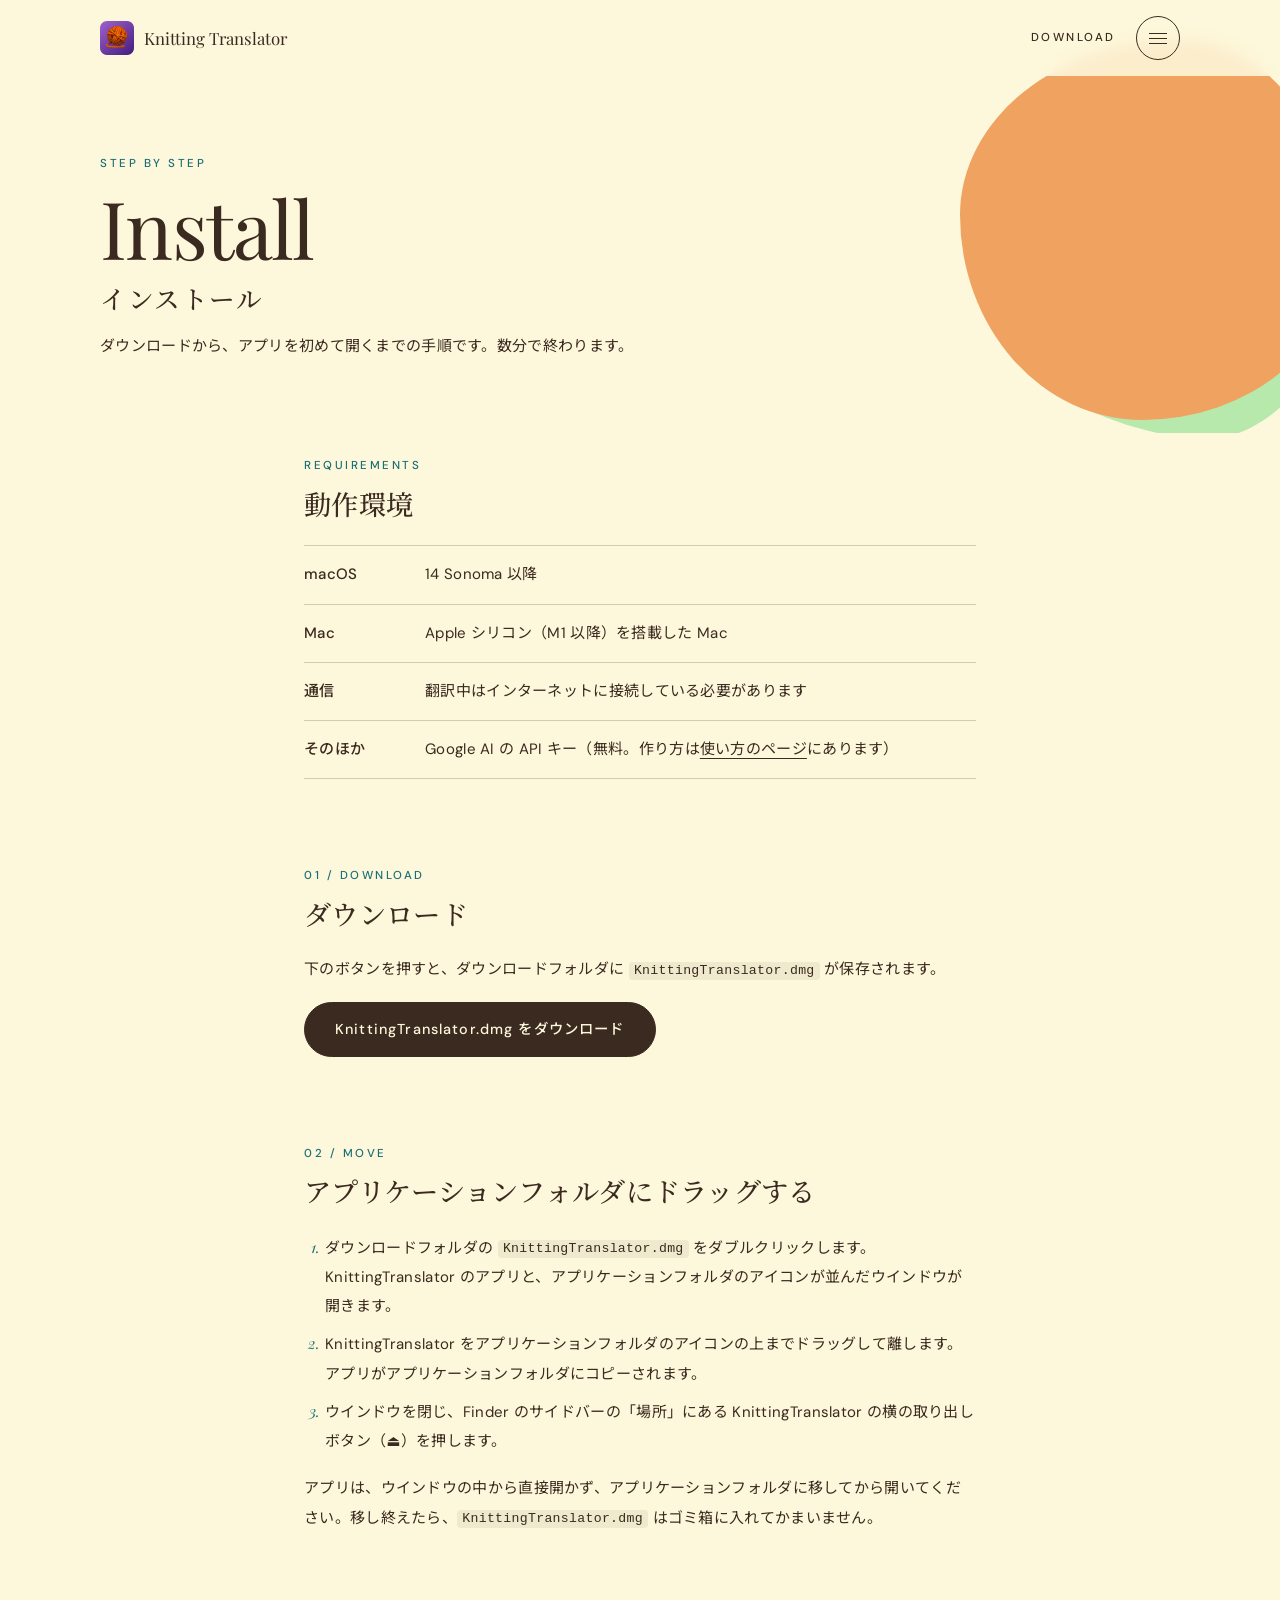
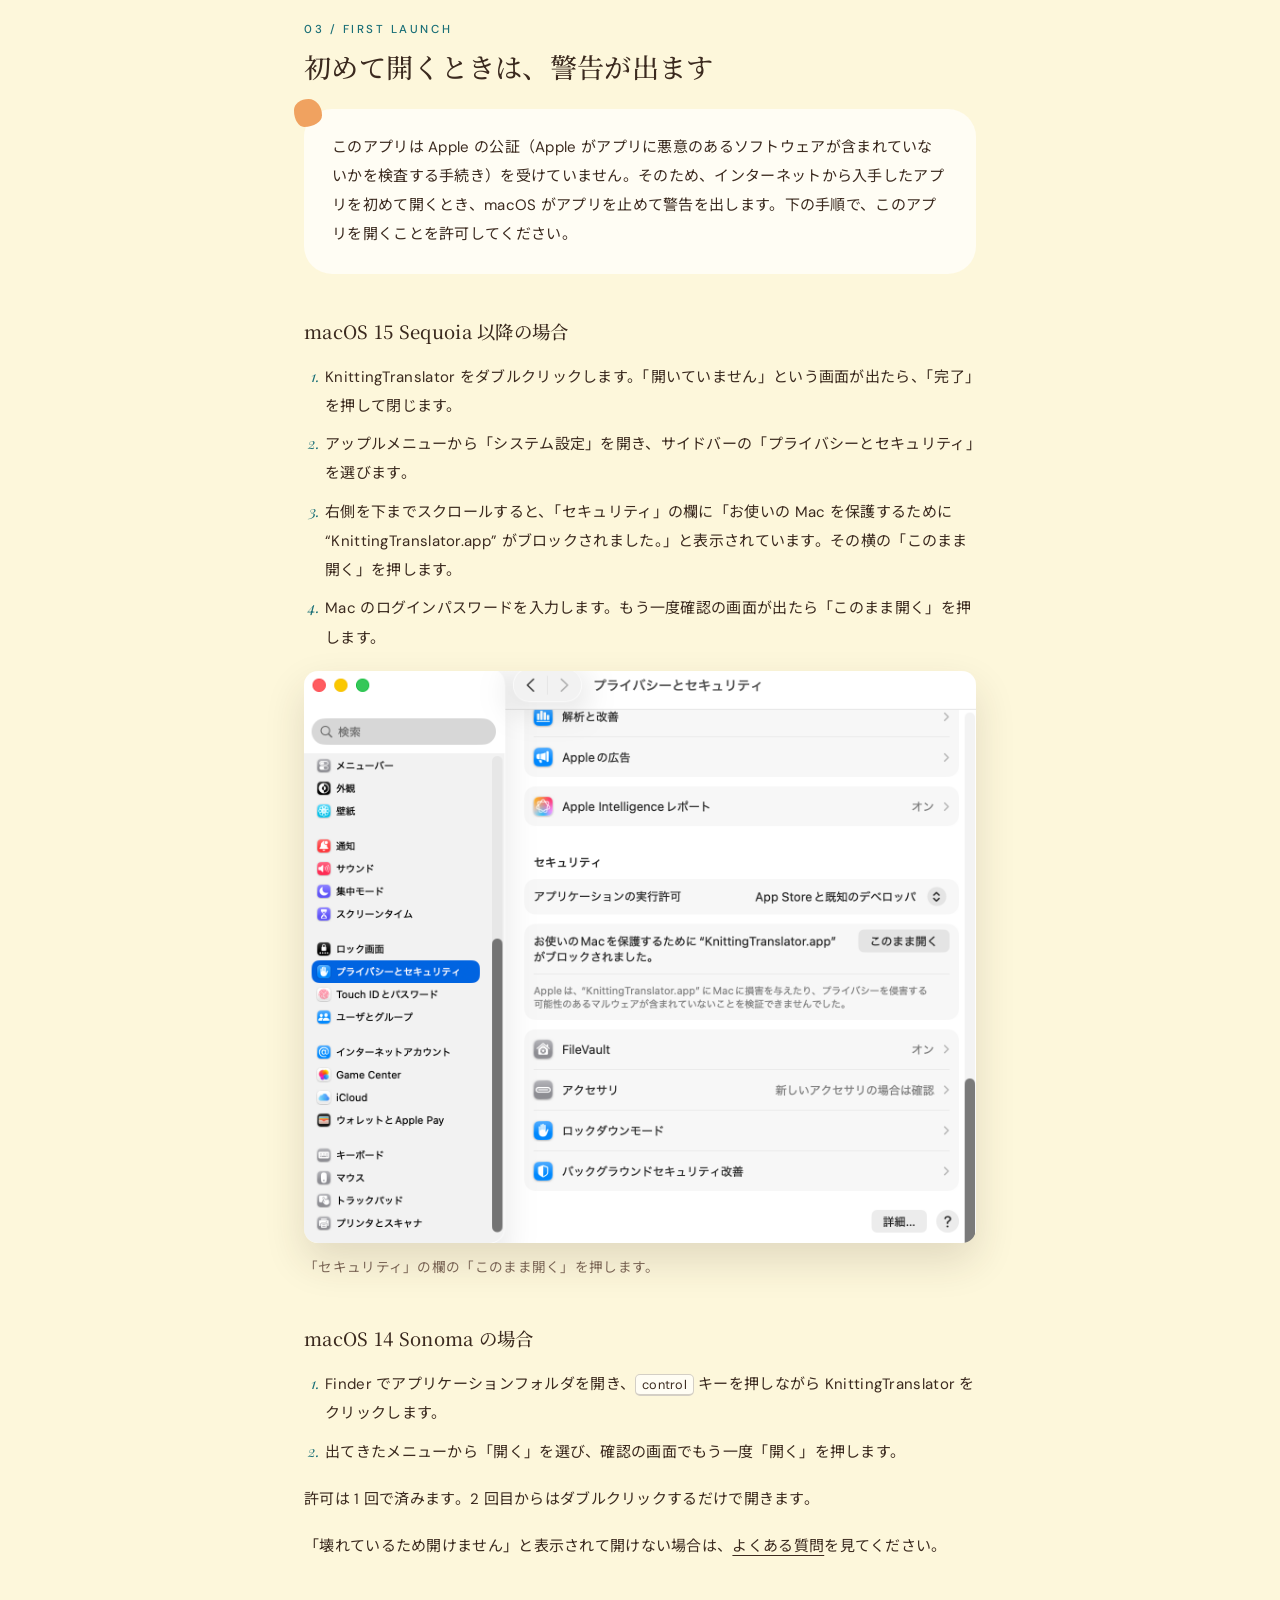
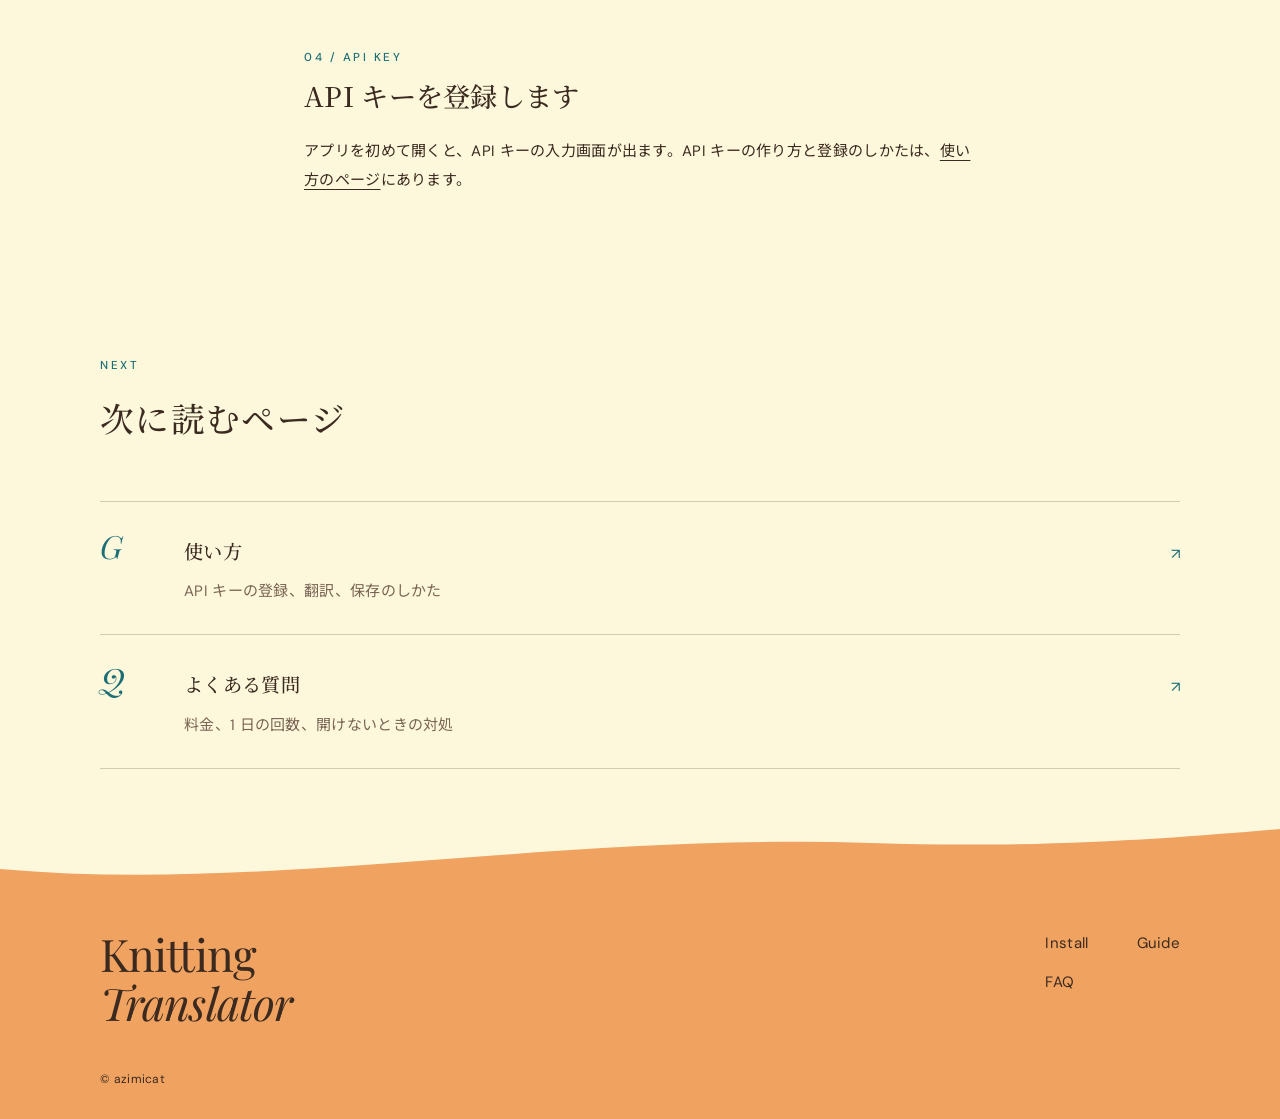
<file: install/index.html>
<!doctype html>
<html lang="ja">
<head>
  <meta charset="utf-8">
  <meta name="viewport" content="width=device-width, initial-scale=1">
  <title>インストール | Knitting Translator</title>
  <meta name="description" content="Knitting Translator をダウンロードして、初めて開くまでの手順です。">
  <link rel="icon" href="../assets/img/icon.png">
  <link rel="preconnect" href="https://fonts.googleapis.com">
  <link rel="preconnect" href="https://fonts.gstatic.com" crossorigin>
  <link rel="stylesheet" href="https://fonts.googleapis.com/css2?family=DM+Sans:wght@400;500&family=Noto+Sans+JP:wght@400;500&family=Noto+Serif+JP:wght@500&family=Playfair+Display:ital@0;1&display=swap">
  <link rel="stylesheet" href="../assets/css/style.css">
  <script>document.documentElement.classList.add("js");</script>
</head>
<body>
  <header class="site-header">
    <div class="container">
      <a class="brand" href="../">
        <img src="../assets/img/icon.png" alt="" width="34" height="34">
        <span>Knitting Translator</span>
      </a>
      <div class="header-actions">
        <a class="label" href="https://github.com/azimicat/web_site_translate_knitting_pattern_pdf/releases/latest/download/KnittingTranslator.dmg" data-download>Download</a>
        <button class="menu-button" type="button" aria-expanded="false" aria-controls="menu" aria-label="メニューを開く"><span></span></button>
      </div>
    </div>
  </header>

  <nav class="menu" id="menu" aria-label="サイト内">
    <ul>
      <li><a href="../"><strong>Home</strong><small>トップ</small></a></li>
      <li><a href="../install/" aria-current="page"><strong>Install</strong><small>インストール</small></a></li>
      <li><a href="../guide/"><strong>Guide</strong><small>使い方</small></a></li>
      <li><a href="../faq/"><strong>FAQ</strong><small>よくある質問</small></a></li>
    </ul>
  </nav>

  <main>
    <section class="page-head">
      <div class="page-head-blob blob blob-stack" aria-hidden="true"></div>
      <div class="container reveal">
        <span class="label">Step by step</span>
        <h1>Install<small>インストール</small></h1>
        <p>ダウンロードから、アプリを初めて開くまでの手順です。数分で終わります。</p>
      </div>
    </section>

    <section class="page-body">
      <div class="container prose">
        <h2 id="requirements"><span class="label">Requirements</span>動作環境</h2>
        <dl class="spec">
          <div><dt>macOS</dt><dd>14 Sonoma 以降</dd></div>
          <div><dt>Mac</dt><dd>Apple シリコン（M1 以降）を搭載した Mac</dd></div>
          <div><dt>通信</dt><dd>翻訳中はインターネットに接続している必要があります</dd></div>
          <div><dt>そのほか</dt><dd>Google AI の API キー（無料。作り方は<a href="../guide/#api-key">使い方のページ</a>にあります）</dd></div>
        </dl>

        <h2 id="download"><span class="label">01 / Download</span>ダウンロード</h2>
        <p>下のボタンを押すと、ダウンロードフォルダに <code>KnittingTranslator.dmg</code> が保存されます。</p>
        <div class="actions actions--start">
          <a class="button button--primary" href="https://github.com/azimicat/web_site_translate_knitting_pattern_pdf/releases/latest/download/KnittingTranslator.dmg" data-download>KnittingTranslator.dmg をダウンロード</a>
        </div>
        <p class="release-meta" data-release-meta></p>

        <h2 id="move"><span class="label">02 / Move</span>アプリケーションフォルダにドラッグする</h2>
        <ol>
          <li>ダウンロードフォルダの <code>KnittingTranslator.dmg</code> をダブルクリックします。KnittingTranslator のアプリと、アプリケーションフォルダのアイコンが並んだウインドウが開きます。</li>
          <li>KnittingTranslator をアプリケーションフォルダのアイコンの上までドラッグして離します。アプリがアプリケーションフォルダにコピーされます。</li>
          <li>ウインドウを閉じ、Finder のサイドバーの「場所」にある KnittingTranslator の横の取り出しボタン（⏏）を押します。</li>
        </ol>
        <p>アプリは、ウインドウの中から直接開かず、アプリケーションフォルダに移してから開いてください。移し終えたら、<code>KnittingTranslator.dmg</code> はゴミ箱に入れてかまいません。</p>

        <h2 id="first-launch"><span class="label">03 / First launch</span>初めて開くときは、警告が出ます</h2>
        <div class="callout">
          <p>このアプリは Apple の公証（Apple がアプリに悪意のあるソフトウェアが含まれていないかを検査する手続き）を受けていません。そのため、インターネットから入手したアプリを初めて開くとき、macOS がアプリを止めて警告を出します。下の手順で、このアプリを開くことを許可してください。</p>
        </div>

        <h3>macOS 15 Sequoia 以降の場合</h3>
        <ol>
          <li>KnittingTranslator をダブルクリックします。「開いていません」という画面が出たら、「完了」を押して閉じます。</li>
          <li>アップルメニューから「システム設定」を開き、サイドバーの「プライバシーとセキュリティ」を選びます。</li>
          <li>右側を下までスクロールすると、「セキュリティ」の欄に「お使いの Mac を保護するために “KnittingTranslator.app” がブロックされました。」と表示されています。その横の「このまま開く」を押します。</li>
          <li>Mac のログインパスワードを入力します。もう一度確認の画面が出たら「このまま開く」を押します。</li>
        </ol>
        <figure class="screenshot">
          <img src="../assets/img/privacy-security-open-anyway.png" width="1422" height="1210" loading="lazy" alt="システム設定の「プライバシーとセキュリティ」の画面。「セキュリティ」の欄に「お使いの Mac を保護するために “KnittingTranslator.app” がブロックされました。」という表示と、「このまま開く」ボタンがある。">
          <figcaption>「セキュリティ」の欄の「このまま開く」を押します。</figcaption>
        </figure>

        <h3>macOS 14 Sonoma の場合</h3>
        <ol>
          <li>Finder でアプリケーションフォルダを開き、<kbd>control</kbd> キーを押しながら KnittingTranslator をクリックします。</li>
          <li>出てきたメニューから「開く」を選び、確認の画面でもう一度「開く」を押します。</li>
        </ol>

        <p>許可は 1 回で済みます。2 回目からはダブルクリックするだけで開きます。</p>
        <p>「壊れているため開けません」と表示されて開けない場合は、<a href="../faq/#damaged">よくある質問</a>を見てください。</p>

        <h2 id="next"><span class="label">04 / API key</span>API キーを登録します</h2>
        <p>アプリを初めて開くと、API キーの入力画面が出ます。API キーの作り方と登録のしかたは、<a href="../guide/#api-key">使い方のページ</a>にあります。</p>
      </div>
    </section>

    <section class="next">
      <div class="container">
        <div class="section-head">
          <span class="label">Next</span>
          <h2>次に読むページ</h2>
        </div>
        <ul class="rows">
          <li>
            <a href="../guide/">
              <span class="num">G</span>
              <h3>使い方</h3>
              <p>API キーの登録、翻訳、保存のしかた</p>
            </a>
          </li>
          <li>
            <a href="../faq/">
              <span class="num">Q</span>
              <h3>よくある質問</h3>
              <p>料金、1 日の回数、開けないときの対処</p>
            </a>
          </li>
        </ul>
      </div>
    </section>
  </main>

  <footer class="site-footer">
    <svg class="footer-wave" viewBox="0 0 1440 60" preserveAspectRatio="none" aria-hidden="true">
      <path d="M0 60 L0 40 C 300 64 620 4 980 14 C 1180 20 1330 8 1440 0 L1440 60 Z"/>
    </svg>
    <div class="container">
      <div class="footer-top">
        <p class="footer-mark">Knitting<br><em>Translator</em></p>
        <ul class="footer-links">
          <li><a href="../install/">Install</a></li>
          <li><a href="../guide/">Guide</a></li>
          <li><a href="../faq/">FAQ</a></li>
        </ul>
      </div>
      <p class="copyright">&copy; azimicat</p>
    </div>
  </footer>

  <script src="../assets/js/site.js" defer></script>
  <script src="../assets/js/release.js" defer></script>
</body>
</html>
</file>
<file: assets/css/style.css>
/*
 * 配色は 4 色。地はクリーム、いちばん目立つ面積をオレンジに割り当て、
 * 水色と緑は図形の重ね色や番号などの差し色に使う。
 */
:root {
  --orange: #f0a260;
  --cream: #fdf7db;
  --cyan: #60cbd5;
  --green: #7fdd87;

  --bg: var(--cream);
  --ink: #3b2a1f;
  --ink-soft: #7a6555;
  --line: rgba(59, 42, 31, 0.22);
  --accent-text: #1a6f77; /* 水色を文字に使うときの濃い色。クリームの地で読める濃さにしている */
  --paper: #fffdf4;

  --content: 1080px;
  --gutter: 24px;
  --header-h: 76px;

  --sans: "DM Sans", "Noto Sans JP", "Hiragino Sans", system-ui, sans-serif;
  --serif-en: "Playfair Display", "Noto Serif JP", serif;
  --serif-ja: "Noto Serif JP", "Hiragino Mincho ProN", serif;
  --mono: ui-monospace, "SF Mono", Menlo, monospace;

  --blob-a: 58% 42% 52% 48% / 46% 56% 44% 54%;
  --blob-b: 44% 56% 38% 62% / 58% 40% 60% 42%;
  --blob-c: 52% 48% 64% 36% / 40% 58% 42% 60%;
}

*,
*::before,
*::after {
  box-sizing: border-box;
}

html {
  -webkit-text-size-adjust: 100%;
  scroll-behavior: smooth;
  scroll-padding-top: calc(var(--header-h) + 16px);
}

body {
  margin: 0;
  background: var(--bg);
  color: var(--ink);
  font-family: var(--sans);
  font-size: 15px;
  line-height: 1.95;
  letter-spacing: 0.02em;
}

body.menu-open {
  overflow: hidden;
}

main,
.site-footer {
  overflow-x: clip;
}

img {
  max-width: 100%;
  height: auto;
}

a {
  color: inherit;
  text-underline-offset: 4px;
}

a:focus-visible,
button:focus-visible,
summary:focus-visible {
  outline: 2px solid var(--ink);
  outline-offset: 3px;
}

code {
  font-family: var(--mono);
  font-size: 0.88em;
  background: rgba(59, 42, 31, 0.07);
  padding: 0.1em 0.4em;
  border-radius: 4px;
  overflow-wrap: anywhere;
}

kbd {
  font-family: var(--sans);
  font-size: 0.85em;
  padding: 0.05em 0.45em;
  border: 1px solid var(--line);
  border-bottom-width: 2px;
  border-radius: 5px;
  background: var(--paper);
}

.container {
  width: 100%;
  max-width: calc(var(--content) + var(--gutter) * 2);
  margin: 0 auto;
  padding: 0 var(--gutter);
}

/* 字間を空けた小さな英字のラベル */
.label {
  display: inline-block;
  font-family: var(--sans);
  font-size: 0.72rem;
  font-weight: 500;
  letter-spacing: 0.22em;
  text-transform: uppercase;
}

/* ── ヘッダー ────────────────────────── */
.site-header {
  position: fixed;
  inset: 0 0 auto;
  z-index: 30;
  height: var(--header-h);
  background: rgba(253, 247, 219, 0.88);
  -webkit-backdrop-filter: blur(8px);
  backdrop-filter: blur(8px);
}

.site-header .container {
  height: 100%;
  display: flex;
  align-items: center;
  justify-content: space-between;
  gap: 16px;
}

.brand {
  display: inline-flex;
  align-items: center;
  gap: 10px;
  text-decoration: none;
}

.brand img {
  width: 34px;
  height: 34px;
}

.brand span {
  font-family: var(--serif-en);
  font-size: 1.05rem;
  letter-spacing: 0;
}

.header-actions {
  display: flex;
  align-items: center;
  gap: 20px;
}

.header-actions .label {
  text-decoration: none;
}

.menu-button {
  width: 44px;
  height: 44px;
  border: 1px solid var(--ink);
  border-radius: 50%;
  background: transparent;
  color: var(--ink);
  display: grid;
  place-items: center;
  cursor: pointer;
  padding: 0;
}

.menu-button span {
  display: block;
  width: 18px;
  height: 1px;
  background: currentColor;
  box-shadow: 0 -5px 0 currentColor, 0 5px 0 currentColor;
  transition: box-shadow 0.2s ease, transform 0.2s ease;
}

.menu-button[aria-expanded="true"] span {
  box-shadow: none;
  transform: rotate(45deg);
}

.menu-button[aria-expanded="true"] span::after {
  content: "";
  display: block;
  width: 18px;
  height: 1px;
  background: currentColor;
  transform: rotate(90deg);
}

/* 全画面のメニュー */
.menu {
  position: fixed;
  inset: 0;
  z-index: 20;
  background: var(--bg);
  padding: calc(var(--header-h) + 32px) var(--gutter) 40px;
  display: none;
  overflow-y: auto;
}

.menu.is-open {
  display: block;
}

.menu ul {
  max-width: var(--content);
  margin: 0 auto;
  padding: 0;
  list-style: none;
}

.menu li + li {
  border-top: 1px solid var(--line);
}

.menu a {
  display: flex;
  align-items: baseline;
  justify-content: space-between;
  gap: 16px;
  padding: 20px 0;
  text-decoration: none;
}

.menu a strong {
  font-family: var(--serif-en);
  font-size: clamp(1.8rem, 6vw, 3rem);
  font-weight: 400;
  letter-spacing: -0.01em;
}

.menu a small {
  font-size: 0.85rem;
  color: var(--ink-soft);
}

/* ── 図形 ────────────────────────────── */
.blob {
  border-radius: var(--blob-a);
}

.blob-stack {
  position: relative;
}

/* 後ろの図形（z-index: -1）を色の図形の下に描くため、重ねる範囲をここで区切る */
.hero-visual,
.feature-visual {
  isolation: isolate;
}

/* 後ろにずらして重ねる色の図形 */
.blob-stack::before {
  content: "";
  position: absolute;
  inset: 0;
  z-index: -1;
  border-radius: var(--blob-b);
  transform: translate(5%, 4%) rotate(6deg);
  background: var(--shadow-color, var(--cyan));
  opacity: 0.55;
}

/* 図形に沿って曲げる英字 */
.curve-label {
  position: absolute;
  inset: -6%;
  width: 112%;
  height: 112%;
  pointer-events: none;
  overflow: visible;
}

.curve-label text {
  font-family: var(--sans);
  font-size: 15px;
  letter-spacing: 0.3em;
  fill: var(--ink);
  text-transform: uppercase;
}

/* ── ヒーロー ────────────────────────── */
.hero {
  position: relative;
  min-height: 100svh;
  padding: calc(var(--header-h) + 24px) 0 32px;
  display: flex;
  flex-direction: column;
}

.hero .container {
  flex: 1;
  display: flex;
  flex-direction: column;
}

.hero-visual {
  position: relative;
  flex: 1;
  display: grid;
  place-items: center;
  min-height: 460px;
}

.hero-blob {
  position: absolute;
  width: min(86vw, 720px);
  aspect-ratio: 1.12;
  background: var(--orange);
  --shadow-color: var(--cyan);
}

.hero-blob::after {
  content: "";
  position: absolute;
  width: 22%;
  aspect-ratio: 1;
  right: -2%;
  bottom: 8%;
  border-radius: var(--blob-c);
  background: var(--green);
}

.hero-title {
  position: relative;
  z-index: 2;
  margin: 0;
  text-align: center;
  font-family: var(--serif-en);
  font-weight: 400;
  font-size: clamp(3rem, 11vw, 7.5rem);
  line-height: 0.95;
  letter-spacing: -0.03em;
}

.hero-title em {
  display: block;
  font-style: italic;
  padding-left: 0.8em;
}

.hero-title small {
  display: block;
  margin-top: 28px;
  font-family: var(--serif-ja);
  font-size: clamp(1rem, 2.4vw, 1.35rem);
  font-weight: 500;
  line-height: 1.7;
  letter-spacing: 0.06em;
}

.hero-meta {
  display: grid;
  grid-template-columns: 1fr auto 1fr;
  align-items: end;
  gap: 16px;
  margin-top: 24px;
  font-size: 0.72rem;
}

.hero-meta p {
  margin: 0;
  line-height: 1.8;
}

.hero-meta .scroll {
  text-align: center;
  text-decoration: none;
}

.hero-meta .scroll::before {
  content: "";
  display: block;
  width: 8px;
  height: 8px;
  margin: 0 auto 6px;
  border-right: 1.5px solid currentColor;
  border-bottom: 1.5px solid currentColor;
  transform: rotate(45deg);
}

.hero-meta .right {
  text-align: right;
}

/* ── セクション共通 ──────────────────── */
.section {
  padding: 120px 0;
}

.section-head {
  margin-bottom: 56px;
}

.section-head .label {
  color: var(--accent-text);
}

.section-head h2 {
  margin: 12px 0 0;
  font-family: var(--serif-ja);
  font-size: clamp(1.5rem, 3.4vw, 2.1rem);
  font-weight: 500;
  line-height: 1.6;
  letter-spacing: 0.04em;
}

/* 紹介文 */
.intro {
  max-width: 760px;
  margin: 0 auto;
  text-align: center;
}

.intro .label {
  margin-bottom: 28px;
  color: var(--accent-text);
}

.intro p.lead {
  margin: 0;
  font-family: var(--serif-ja);
  font-size: clamp(1.05rem, 2.2vw, 1.3rem);
  line-height: 2.2;
}

/* ── ボタンと矢印つきのリンク ─────────── */
.actions {
  display: flex;
  flex-wrap: wrap;
  justify-content: center;
  gap: 14px;
  margin-top: 40px;
}

.actions--start {
  justify-content: flex-start;
  margin-top: 8px;
}

.button {
  display: inline-flex;
  align-items: center;
  justify-content: center;
  gap: 10px;
  min-height: 52px;
  padding: 12px 30px;
  border-radius: 999px;
  border: 1px solid var(--ink);
  font-size: 0.9rem;
  font-weight: 500;
  letter-spacing: 0.08em;
  text-decoration: none;
  transition: background-color 0.2s ease, color 0.2s ease;
}

.button--primary {
  background: var(--ink);
  color: var(--cream);
}

.button--primary:hover {
  background: transparent;
  color: var(--ink);
}

.button--ghost:hover {
  background: var(--ink);
  color: var(--cream);
}

.arrow-link {
  display: flex;
  align-items: center;
  justify-content: space-between;
  gap: 16px;
  max-width: 420px;
  margin-top: 24px;
  padding-bottom: 10px;
  border-bottom: 1px solid var(--line);
  color: var(--accent-text);
  text-decoration: none;
}

.arrow-link::after {
  content: "\2197";
  font-size: 1rem;
  transition: transform 0.2s ease;
}

.arrow-link:hover::after {
  transform: translate(3px, -3px);
}

.release-meta {
  margin: 14px 0 0;
  font-size: 0.8rem;
  color: var(--ink-soft);
}

/* ── 対訳 PDF の見本 ─────────────────── */
.sample {
  position: relative;
  z-index: 1;
  width: min(100%, 440px);
  margin: 0;
  background: var(--paper);
  border-radius: 6px;
  box-shadow: 0 24px 50px rgba(59, 42, 31, 0.16);
  padding: 22px 22px 18px;
  font-size: 0.8rem;
  line-height: 1.6;
  text-align: left;
  transform: rotate(-3deg);
}

.sample__head,
.sample__row {
  display: grid;
  grid-template-columns: 1fr 1fr;
  gap: 16px;
}

.sample__head {
  padding-bottom: 8px;
  margin-bottom: 4px;
  border-bottom: 1px solid var(--line);
  color: var(--ink-soft);
}

.sample__row {
  padding: 7px 0;
}

.sample__row + .sample__row {
  border-top: 1px dashed var(--line);
}

.sample__en {
  font-family: "Helvetica Neue", Helvetica, Arial, sans-serif;
}

.sample__caption {
  margin: 10px 0 0;
  font-size: 0.7rem;
  color: var(--ink-soft);
}

/* ── 特長 ────────────────────────────── */
.feature {
  display: grid;
  grid-template-columns: 1fr;
  gap: 40px;
  align-items: center;
}

.feature + .feature {
  margin-top: 120px;
}

.feature-visual {
  position: relative;
  width: min(100%, 420px);
  margin: 0 auto;
}

.feature-blob {
  aspect-ratio: 1;
  display: grid;
  place-items: center;
  padding: 18%;
  text-align: center;
}

.feature-blob--orange {
  background: var(--orange);
  --shadow-color: var(--cyan);
}

.feature-blob--cyan {
  background: var(--cyan);
  border-radius: var(--blob-b);
  --shadow-color: var(--green);
}

.feature-blob--green {
  background: var(--green);
  border-radius: var(--blob-c);
  --shadow-color: var(--orange);
}

.feature-blob--sample {
  padding: 12% 4%;
}

.feature-blob .glyph {
  margin: 0;
  font-family: var(--serif-en);
  font-size: clamp(1.4rem, 4vw, 2rem);
  line-height: 1.4;
}

.feature-blob .glyph small {
  display: block;
  margin-top: 6px;
  font-family: var(--serif-ja);
  font-size: 0.55em;
}

.feature-text .label {
  color: var(--accent-text);
}

.feature-text h3 {
  margin: 10px 0 16px;
  font-family: var(--serif-ja);
  font-size: clamp(1.3rem, 2.8vw, 1.7rem);
  font-weight: 500;
  line-height: 1.6;
}

.feature-text p {
  margin: 0;
  max-width: 460px;
}

@media (min-width: 820px) {
  .feature {
    grid-template-columns: 1fr 1fr;
    gap: 80px;
  }

  .feature--reverse .feature-visual {
    order: 2;
  }
}

/* ── 手順の一覧 ──────────────────────── */
.rows {
  margin: 0;
  padding: 0;
  list-style: none;
  border-top: 1px solid var(--line);
}

.rows > li {
  border-bottom: 1px solid var(--line);
}

.rows a,
.rows .row {
  display: grid;
  grid-template-columns: 64px 1fr auto;
  gap: 8px 20px;
  align-items: baseline;
  padding: 28px 0;
  text-decoration: none;
}

.rows .num {
  font-family: var(--serif-en);
  font-style: italic;
  font-size: 2rem;
  line-height: 1;
  color: var(--accent-text);
}

.rows h3 {
  margin: 0;
  font-family: var(--serif-ja);
  font-size: 1.2rem;
  font-weight: 500;
}

.rows p {
  grid-column: 2 / 3;
  margin: 0;
  color: var(--ink-soft);
}

.rows a::after {
  content: "\2197";
  grid-column: 3;
  grid-row: 1;
  color: var(--accent-text);
  transition: transform 0.2s ease;
}

.rows a:hover::after {
  transform: translate(3px, -3px);
}

/* ── ダウンロード ────────────────────── */
.download {
  text-align: center;
}

.download-title {
  margin: 12px 0 8px;
  font-family: var(--serif-en);
  font-size: clamp(2.4rem, 7vw, 4.4rem);
  font-weight: 400;
  line-height: 1.1;
  letter-spacing: -0.02em;
}

.download-title em {
  font-style: italic;
}

.download p {
  margin: 8px auto 0;
  max-width: 560px;
}

.download .note {
  font-size: 0.85rem;
  color: var(--ink-soft);
}

/* ── フッター ────────────────────────── */
.site-footer {
  position: relative;
  margin-top: 80px;
  background: var(--orange);
  padding: 40px 0 28px;
}

.footer-wave {
  position: absolute;
  left: 0;
  right: 0;
  bottom: 100%;
  display: block;
  width: 100%;
  height: 60px;
}

.footer-wave path {
  fill: var(--orange);
}

.footer-top {
  display: flex;
  flex-wrap: wrap;
  justify-content: space-between;
  align-items: flex-start;
  gap: 32px;
}

.footer-mark {
  margin: 0;
  font-family: var(--serif-en);
  font-size: clamp(2rem, 5vw, 2.8rem);
  font-weight: 400;
  line-height: 1.1;
  letter-spacing: -0.02em;
}

.footer-mark em {
  font-style: italic;
}

.footer-links {
  display: grid;
  grid-template-columns: repeat(2, auto);
  gap: 10px 48px;
  margin: 0;
  padding: 0;
  list-style: none;
}

.footer-links a {
  text-decoration: none;
}

.footer-links a:hover {
  text-decoration: underline;
}

.copyright {
  margin: 40px 0 0;
  font-size: 0.75rem;
}

/* ── 下層ページ ──────────────────────── */
.page-head {
  position: relative;
  padding: calc(var(--header-h) + 72px) 0 72px;
  overflow: hidden;
  isolation: isolate;
}

.page-head .container {
  position: relative;
  z-index: 1;
}

.page-head .label {
  color: var(--accent-text);
}

.page-head h1 {
  margin: 8px 0 0;
  font-family: var(--serif-en);
  font-size: clamp(2.8rem, 8vw, 5rem);
  font-weight: 400;
  line-height: 1.05;
  letter-spacing: -0.02em;
}

.page-head h1 small {
  display: block;
  margin-top: 16px;
  font-family: var(--serif-ja);
  font-size: clamp(1.2rem, 3vw, 1.6rem);
  font-weight: 500;
  letter-spacing: 0.06em;
}

.page-head p {
  margin: 20px 0 0;
  max-width: 560px;
}

.page-head-blob {
  position: absolute;
  right: -60px;
  top: 40px;
  width: min(48vw, 380px);
  aspect-ratio: 1;
  background: var(--orange);
  --shadow-color: var(--green);
}

.page-head-blob--cyan {
  background: var(--cyan);
  border-radius: var(--blob-b);
  --shadow-color: var(--orange);
}

.page-head-blob--green {
  background: var(--green);
  border-radius: var(--blob-c);
  --shadow-color: var(--cyan);
}

.page-body {
  padding: 24px 0 40px;
}

.prose {
  max-width: 720px;
}

.prose h2 {
  margin: 88px 0 20px;
  font-family: var(--serif-ja);
  font-size: clamp(1.35rem, 3vw, 1.7rem);
  font-weight: 500;
  line-height: 1.6;
}

.prose h2:first-child {
  margin-top: 0;
}

.prose h2 .label {
  display: block;
  margin-bottom: 6px;
  color: var(--accent-text);
}

.prose h3 {
  margin: 40px 0 12px;
  font-family: var(--serif-ja);
  font-size: 1.15rem;
  font-weight: 500;
}

.prose p,
.prose ul,
.prose ol {
  margin: 0 0 18px;
}

.prose ol > li,
.prose ul > li {
  margin-bottom: 8px;
}

.prose ol {
  padding-left: 1.4em;
}

.prose ol > li::marker {
  font-family: var(--serif-en);
  font-style: italic;
  color: var(--accent-text);
}

.callout {
  position: relative;
  margin: 0 0 28px;
  padding: 24px 28px;
  background: var(--paper);
  border-radius: 28px;
}

.callout::before {
  content: "";
  position: absolute;
  left: -10px;
  top: -10px;
  width: 28px;
  height: 28px;
  border-radius: var(--blob-c);
  background: var(--orange);
}

.callout p:last-child {
  margin-bottom: 0;
}

.placeholder {
  display: grid;
  place-items: center;
  min-height: 220px;
  margin: 0 0 28px;
  border: 1px dashed var(--line);
  border-radius: var(--blob-b);
  color: var(--ink-soft);
  font-size: 0.8rem;
  text-align: center;
  padding: 24px;
}

.screenshot {
  margin: 0 0 28px;
}

.screenshot img {
  display: block;
  width: 100%;
  height: auto;
  border-radius: 14px;
  box-shadow: 0 18px 40px rgba(59, 42, 31, 0.14);
}

.screenshot figcaption {
  margin-top: 12px;
  font-size: 0.85rem;
  color: var(--ink-soft);
}

.spec {
  margin: 0 0 24px;
  border-top: 1px solid var(--line);
}

.spec div {
  display: grid;
  grid-template-columns: 7em 1fr;
  gap: 16px;
  padding: 14px 0;
  border-bottom: 1px solid var(--line);
}

.spec dt {
  font-weight: 500;
}

.spec dd {
  margin: 0;
}

/* よくある質問 */
.faq-group + .faq-group {
  margin-top: 72px;
}

.faq details {
  border-bottom: 1px solid var(--line);
}

.faq-group h2 + details {
  border-top: 1px solid var(--line);
}

.faq summary {
  position: relative;
  display: block;
  padding: 22px 40px 22px 0;
  font-family: var(--serif-ja);
  font-size: 1.05rem;
  font-weight: 500;
  cursor: pointer;
  list-style: none;
}

.faq summary::-webkit-details-marker {
  display: none;
}

.faq summary::after {
  content: "+";
  position: absolute;
  right: 4px;
  top: 50%;
  transform: translateY(-50%);
  font-family: var(--sans);
  font-size: 1.4rem;
  font-weight: 300;
  color: var(--accent-text);
}

.faq details[open] summary::after {
  content: "\2212";
}

.faq .answer {
  padding: 0 0 24px;
}

.faq .answer > :last-child {
  margin-bottom: 0;
}

.next {
  padding: 96px 0 40px;
}

/* ── 表示時のふわっと出す動き ────────── */
.js .reveal {
  opacity: 0;
  transform: translateY(24px);
  transition: opacity 0.9s ease, transform 0.9s ease;
}

.js .reveal.is-visible {
  opacity: 1;
  transform: none;
}

@media (max-width: 640px) {
  :root {
    --gutter: 16px;
    --header-h: 64px;
  }

  .section {
    padding: 88px 0;
  }

  .header-actions .label {
    display: none;
  }

  .hero-visual {
    min-height: 380px;
  }

  .hero-meta {
    grid-template-columns: 1fr 1fr;
  }

  .hero-meta .scroll {
    display: none;
  }

  .rows a,
  .rows .row {
    grid-template-columns: 44px 1fr auto;
  }

  .footer-links {
    gap: 10px 32px;
  }
}

@media (prefers-reduced-motion: reduce) {
  html {
    scroll-behavior: auto;
  }

  .js .reveal {
    opacity: 1;
    transform: none;
    transition: none;
  }

  .button,
  .arrow-link::after,
  .rows a::after,
  .menu-button span {
    transition: none;
  }
}
</file>
